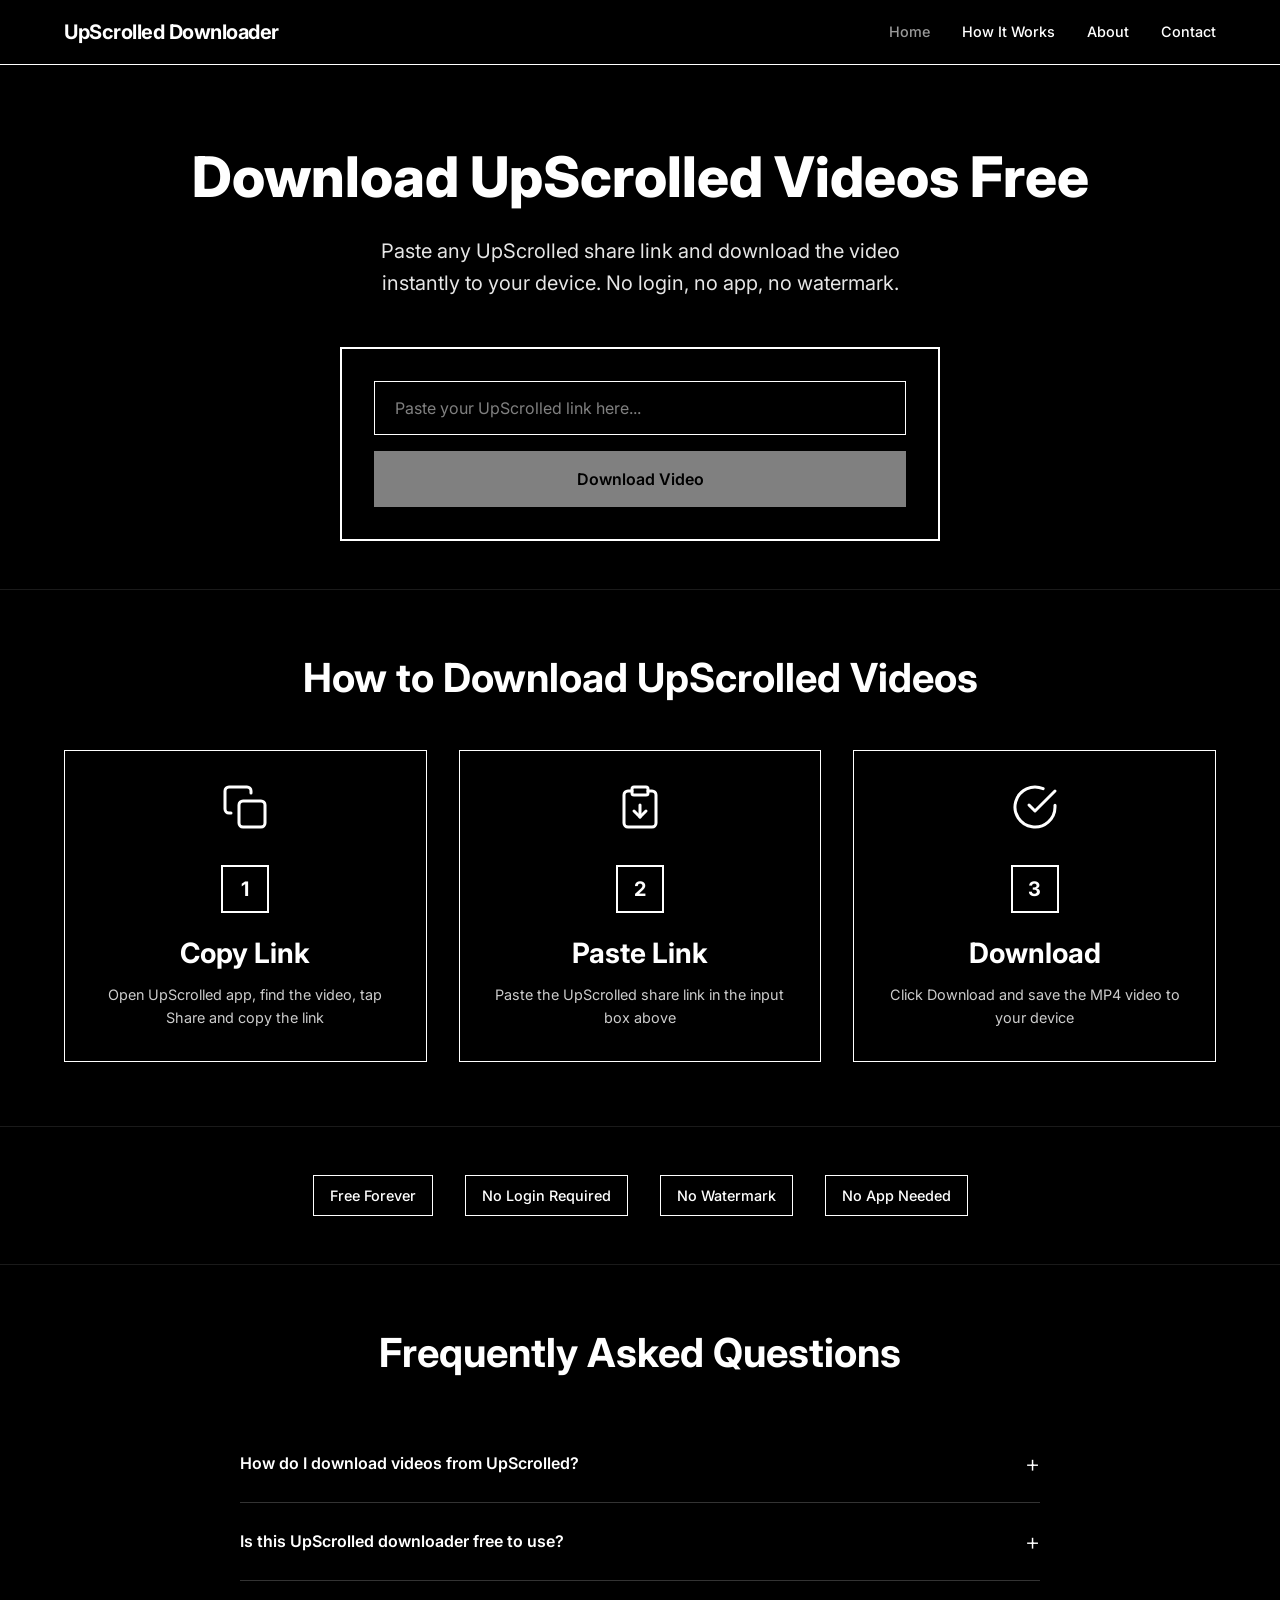
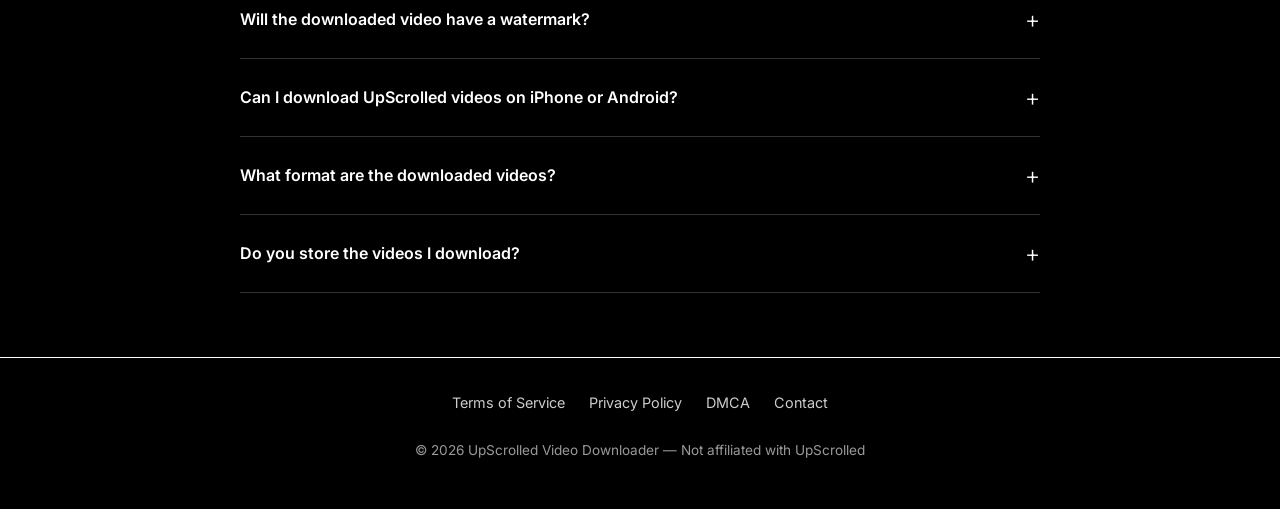
<file: frontend/index.html>
<!DOCTYPE html>
<html lang="en">
<head>
    <meta charset="UTF-8">
    <meta name="viewport" content="width=device-width, initial-scale=1.0">
    <meta http-equiv="X-UA-Compatible" content="IE=edge">
    
    <!-- Primary Meta Tags -->
    <title>UpScrolled Video Downloader - Download UpScrolled Videos Free | No Watermark</title>
    <meta name="title" content="UpScrolled Video Downloader - Download UpScrolled Videos Free | No Watermark">
    <meta name="description" content="Download UpScrolled videos free online. Paste any UpScrolled share link and save videos to MP4. No login, no app, no watermark. Fast and easy video saver.">
    <meta name="keywords" content="upscrolled video download, download upscrolled videos, upscrolled downloader, save upscrolled video, upscrolled video saver, upscrolled mp4 download, download upscrolled without watermark, upscrolled share link download, free upscrolled downloader">
    <meta name="robots" content="index, follow">
    <meta name="author" content="UpScrolled Video Downloader">
    <link rel="canonical" href="https://upscrolleddownload.com/">
    
    <!-- Open Graph / Facebook -->
    <meta property="og:type" content="website">
    <meta property="og:url" content="https://upscrolleddownload.com/">
    <meta property="og:title" content="UpScrolled Video Downloader - Download UpScrolled Videos Free">
    <meta property="og:description" content="Download UpScrolled videos free online. Paste any share link and save videos to MP4. No login, no watermark.">
    <meta property="og:image" content="https://upscrolleddownload.com/og-image.png">
    <meta property="og:site_name" content="UpScrolled Video Downloader">
    
    <!-- Twitter -->
    <meta property="twitter:card" content="summary_large_image">
    <meta property="twitter:url" content="https://upscrolleddownload.com/">
    <meta property="twitter:title" content="UpScrolled Video Downloader - Download UpScrolled Videos Free">
    <meta property="twitter:description" content="Download UpScrolled videos free online. Paste any share link and save videos to MP4. No login, no watermark.">
    <meta property="twitter:image" content="https://upscrolleddownload.com/og-image.png">
    
    <!-- Favicon -->
    <link rel="icon" type="image/png" href="favicon.png">
    <link rel="apple-touch-icon" href="apple-touch-icon.png">
    
    <!-- PWA -->
    <link rel="manifest" href="manifest.json">
    <meta name="theme-color" content="#000000">
    
    <!-- Stylesheet -->
    <link rel="stylesheet" href="style.css">
    
    <!-- Schema.org Markup -->
    <script type="application/ld+json">
    {
        "@context": "https://schema.org",
        "@type": "WebApplication",
        "name": "UpScrolled Video Downloader",
        "description": "Download UpScrolled videos free online. Paste any share link and save videos to MP4 without watermark.",
        "url": "https://upscrolleddownload.com",
        "applicationCategory": "MultimediaApplication",
        "operatingSystem": "Any",
        "offers": {
            "@type": "Offer",
            "price": "0",
            "priceCurrency": "USD"
        },
        "featureList": [
            "Download UpScrolled videos",
            "No watermark",
            "No login required",
            "Free to use",
            "MP4 format"
        ]
    }
    </script>
</head>
<body>
    <!-- Navigation -->
    <nav class="navbar" id="navbar"></nav>

    <!-- Main Content -->
    <main>
        <!-- Hero Section -->
        <section class="hero">
            <div class="container">
                <h1>Download UpScrolled Videos Free</h1>
                <p class="hero-subtitle">Paste any UpScrolled share link and download the video instantly to your device. No login, no app, no watermark.</p>
                
                <!-- Download Form -->
                <div class="download-form">
                    <form id="downloadForm" class="input-group">
                        <input 
                            type="url" 
                            id="videoUrl" 
                            class="input-field" 
                            placeholder="Paste your UpScrolled link here..."
                            autocomplete="off"
                            required
                            aria-label="UpScrolled video URL"
                        >
                        <button type="submit" id="downloadBtn" class="btn btn-primary btn-block" disabled>
                            Download Video
                        </button>
                    </form>
                    
                    <!-- Progress Bar -->
                    <div class="progress-container" id="progressContainer">
                        <div class="progress-bar">
                            <div class="progress-bar-fill"></div>
                        </div>
                        <p class="progress-text">Processing your video...</p>
                    </div>
                    
                    <!-- Success Message -->
                    <div class="status-message success" id="successMessage">
                        <p><strong>Your video is ready!</strong></p>
                        <button type="button" id="downloadMp4Btn" class="btn btn-primary">Download MP4</button>
                        <button type="button" id="resetBtn" class="btn btn-outline mt-2">Download Another Video</button>
                    </div>
                    
                    <!-- Error Message -->
                    <div class="status-message error" id="errorMessage">
                        <p id="errorText">Invalid link. Please check and try again.</p>
                        <button type="button" id="tryAgainBtn" class="btn btn-outline">Try Again</button>
                    </div>
                </div>
            </div>
        </section>

        <!-- How It Works Section -->
        <section class="how-it-works" id="how-it-works">
            <div class="container">
                <h2 class="section-title">How to Download UpScrolled Videos</h2>
                <div class="steps-grid">
                    <div class="step-card">
                        <div class="step-icon">
                            <svg xmlns="http://www.w3.org/2000/svg" width="48" height="48" viewBox="0 0 24 24" fill="none" stroke="currentColor" stroke-width="1.5" stroke-linecap="round" stroke-linejoin="round"><rect x="9" y="9" width="13" height="13" rx="2" ry="2"/><path d="M5 15H4a2 2 0 0 1-2-2V4a2 2 0 0 1 2-2h9a2 2 0 0 1 2 2v1"/></svg>
                        </div>
                        <div class="step-number">1</div>
                        <h3>Copy Link</h3>
                        <p>Open UpScrolled app, find the video, tap Share and copy the link</p>
                    </div>
                    <div class="step-card">
                        <div class="step-icon">
                            <svg xmlns="http://www.w3.org/2000/svg" width="48" height="48" viewBox="0 0 24 24" fill="none" stroke="currentColor" stroke-width="1.5" stroke-linecap="round" stroke-linejoin="round"><path d="M16 4h2a2 2 0 0 1 2 2v14a2 2 0 0 1-2 2H6a2 2 0 0 1-2-2V6a2 2 0 0 1 2-2h2"/><rect x="8" y="2" width="8" height="4" rx="1" ry="1"/><path d="M12 11v6"/><path d="m9 14 3 3 3-3"/></svg>
                        </div>
                        <div class="step-number">2</div>
                        <h3>Paste Link</h3>
                        <p>Paste the UpScrolled share link in the input box above</p>
                    </div>
                    <div class="step-card">
                        <div class="step-icon">
                            <svg xmlns="http://www.w3.org/2000/svg" width="48" height="48" viewBox="0 0 24 24" fill="none" stroke="currentColor" stroke-width="1.5" stroke-linecap="round" stroke-linejoin="round"><path d="M22 11.08V12a10 10 0 1 1-5.93-9.14"/><polyline points="22 4 12 14.01 9 11.01"/></svg>
                        </div>
                        <div class="step-number">3</div>
                        <h3>Download</h3>
                        <p>Click Download and save the MP4 video to your device</p>
                    </div>
                </div>
            </div>
        </section>

        <!-- Trust Section -->
        <section class="trust-section">
            <div class="container">
                <div class="trust-badges">
                    <span class="trust-badge">Free Forever</span>
                    <span class="trust-badge">No Login Required</span>
                    <span class="trust-badge">No Watermark</span>
                    <span class="trust-badge">No App Needed</span>
                </div>
            </div>
        </section>

        <!-- FAQ Section -->
        <section class="faq-section" id="faq">
            <div class="container">
                <h2 class="section-title">Frequently Asked Questions</h2>
                <div class="faq-list">
                    <div class="faq-item">
                        <button class="faq-question" aria-expanded="false">
                            <span>How do I download videos from UpScrolled?</span>
                            <span class="faq-icon">+</span>
                        </button>
                        <div class="faq-answer">
                            <p>Simply copy the share link from the UpScrolled app, paste it in the input box above, and click Download. Your video will be converted to MP4 and ready to save in seconds.</p>
                        </div>
                    </div>
                    <div class="faq-item">
                        <button class="faq-question" aria-expanded="false">
                            <span>Is this UpScrolled downloader free to use?</span>
                            <span class="faq-icon">+</span>
                        </button>
                        <div class="faq-answer">
                            <p>Yes, our UpScrolled video downloader is completely free. No hidden fees, no subscriptions, no limits on downloads.</p>
                        </div>
                    </div>
                    <div class="faq-item">
                        <button class="faq-question" aria-expanded="false">
                            <span>Will the downloaded video have a watermark?</span>
                            <span class="faq-icon">+</span>
                        </button>
                        <div class="faq-answer">
                            <p>No, videos downloaded using our tool come without any additional watermarks. You get the original video quality as uploaded by the creator.</p>
                        </div>
                    </div>
                    <div class="faq-item">
                        <button class="faq-question" aria-expanded="false">
                            <span>Can I download UpScrolled videos on iPhone or Android?</span>
                            <span class="faq-icon">+</span>
                        </button>
                        <div class="faq-answer">
                            <p>Yes! Our website works on all devices including iPhone, Android, iPad, and desktop computers. Just open this page in your browser, paste the link, and download.</p>
                        </div>
                    </div>
                    <div class="faq-item">
                        <button class="faq-question" aria-expanded="false">
                            <span>What format are the downloaded videos?</span>
                            <span class="faq-icon">+</span>
                        </button>
                        <div class="faq-answer">
                            <p>All videos are downloaded in MP4 format, which is compatible with virtually all devices and video players.</p>
                        </div>
                    </div>
                    <div class="faq-item">
                        <button class="faq-question" aria-expanded="false">
                            <span>Do you store the videos I download?</span>
                            <span class="faq-icon">+</span>
                        </button>
                        <div class="faq-answer">
                            <p>No, we do not store any videos. All processing happens in real-time and temporary files are deleted immediately after your download completes. Your privacy is our priority.</p>
                        </div>
                    </div>
                </div>
            </div>
        </section>
    </main>

    <!-- Footer -->
    <footer class="footer" id="footer"></footer>

    <!-- Scripts -->
    <script src="nav.js"></script>
    <script src="app.js"></script>
    
    <!-- Service Worker Registration -->
    <script>
        if ('serviceWorker' in navigator) {
            window.addEventListener('load', () => {
                navigator.serviceWorker.register('/sw.js').catch(() => {});
            });
        }
    </script>
</body>
</html>
</file>
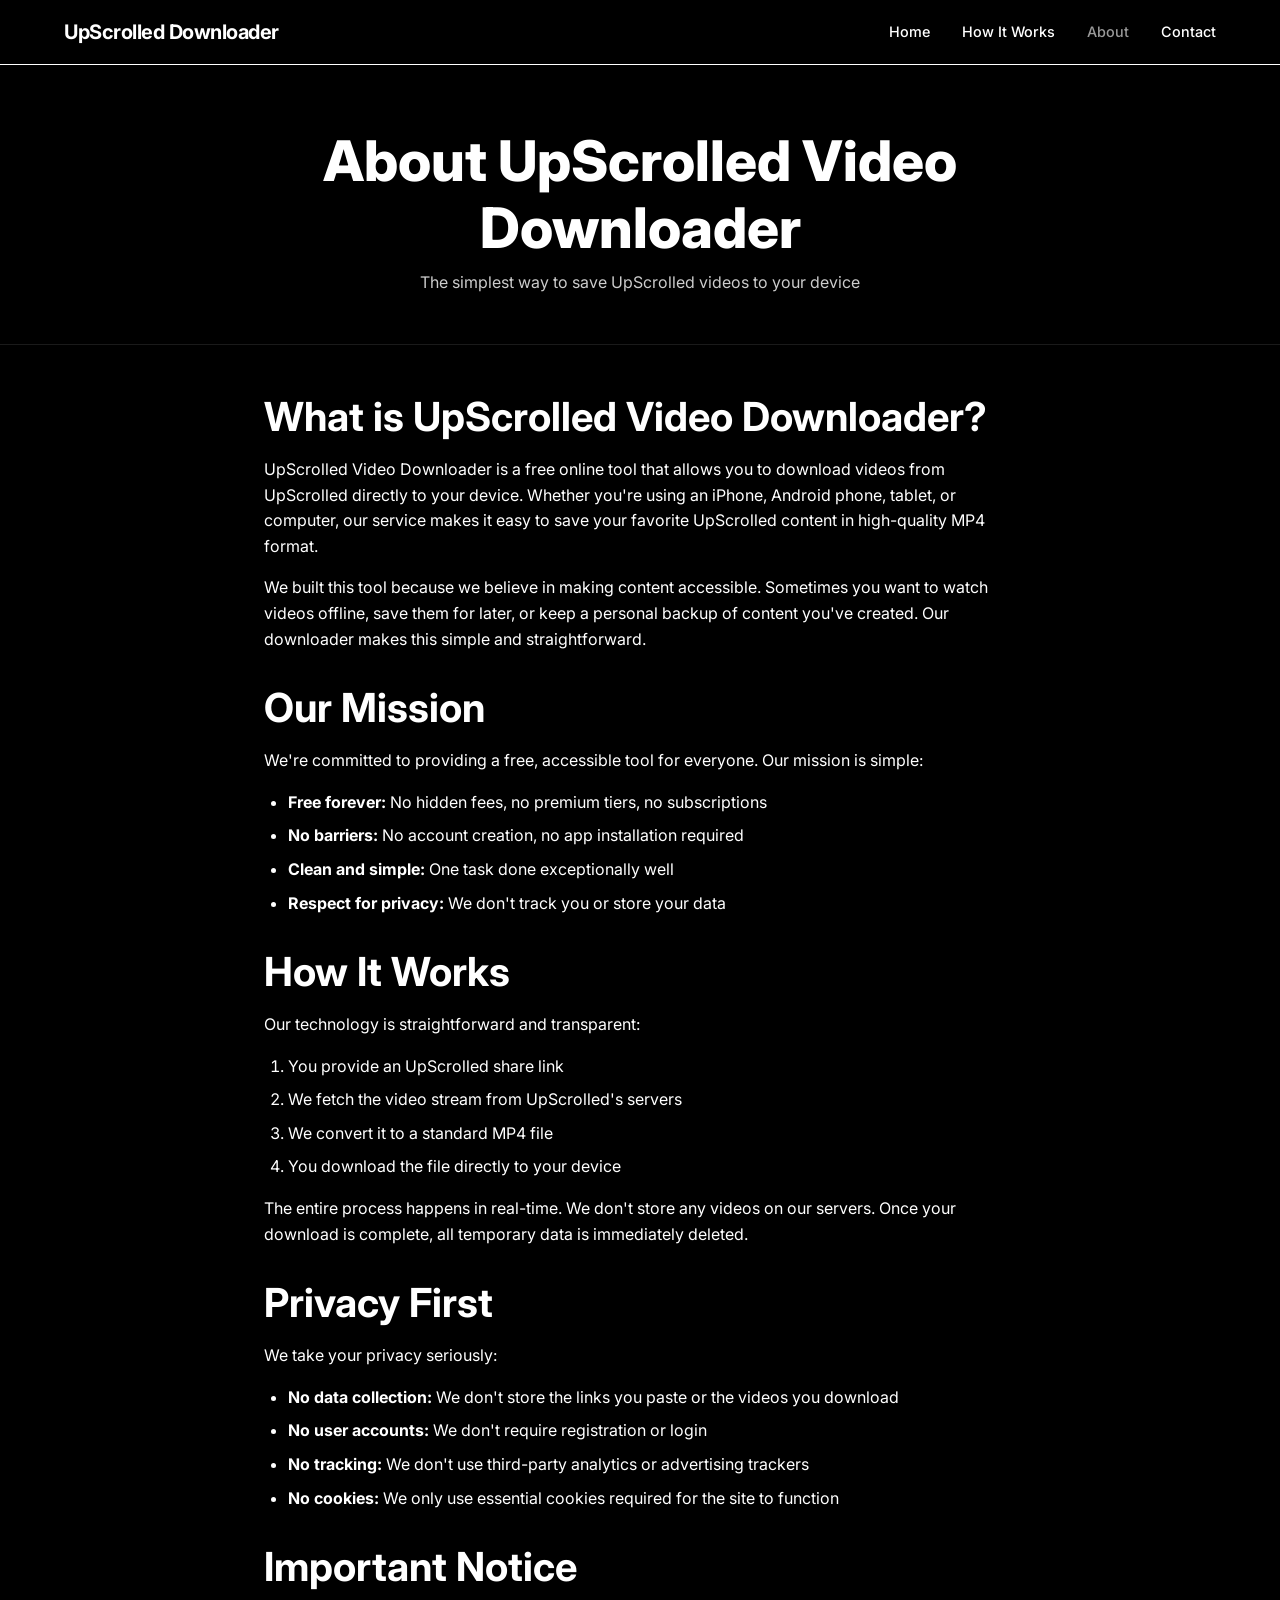
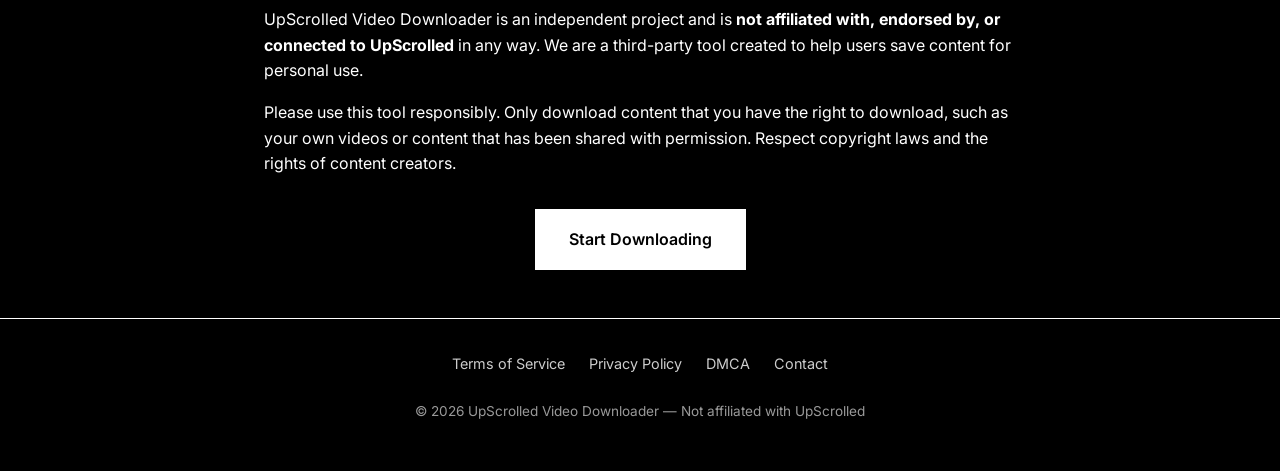
<file: frontend/about.html>
<!DOCTYPE html>
<html lang="en">
<head>
    <meta charset="UTF-8">
    <meta name="viewport" content="width=device-width, initial-scale=1.0">
    <meta http-equiv="X-UA-Compatible" content="IE=edge">
    
    <!-- Primary Meta Tags -->
    <title>About UpScrolled Video Downloader - Free Online Video Saver Tool</title>
    <meta name="title" content="About UpScrolled Video Downloader - Free Online Video Saver Tool">
    <meta name="description" content="UpScrolled Video Downloader is a free online tool to download and save UpScrolled videos. No login, no watermark, no tracking. Privacy-focused and easy to use.">
    <meta name="keywords" content="upscrolled downloader, upscrolled video saver, free upscrolled downloader, upscrolled content downloader, about upscrolled downloader">
    <meta name="robots" content="index, follow">
    <meta name="author" content="UpScrolled Video Downloader">
    <link rel="canonical" href="https://upscrolleddownload.com/about.html">
    
    <!-- Open Graph / Facebook -->
    <meta property="og:type" content="website">
    <meta property="og:url" content="https://upscrolleddownload.com/about.html">
    <meta property="og:title" content="About UpScrolled Video Downloader - Free Online Video Saver Tool">
    <meta property="og:description" content="UpScrolled Video Downloader is a free online tool to download and save UpScrolled videos. No login, no watermark, no tracking.">
    <meta property="og:image" content="https://upscrolleddownload.com/og-image.png">
    <meta property="og:site_name" content="UpScrolled Video Downloader">
    
    <!-- Twitter -->
    <meta property="twitter:card" content="summary_large_image">
    <meta property="twitter:url" content="https://upscrolleddownload.com/about.html">
    <meta property="twitter:title" content="About UpScrolled Video Downloader - Free Online Video Saver Tool">
    <meta property="twitter:description" content="UpScrolled Video Downloader is a free online tool to download and save UpScrolled videos. No login, no watermark, no tracking.">
    <meta property="twitter:image" content="https://upscrolleddownload.com/og-image.png">
    
    <!-- Favicon -->
    <link rel="icon" type="image/png" href="favicon.png">
    <link rel="apple-touch-icon" href="apple-touch-icon.png">
    
    <!-- PWA -->
    <link rel="manifest" href="manifest.json">
    <meta name="theme-color" content="#000000">
    
    <!-- Stylesheet -->
    <link rel="stylesheet" href="style.css">
</head>
<body>
    <!-- Navigation -->
    <nav class="navbar" id="navbar"></nav>

    <!-- Main Content -->
    <main>
        <!-- Page Header -->
        <section class="page-header">
            <div class="container container-narrow">
                <h1>About UpScrolled Video Downloader</h1>
                <p>The simplest way to save UpScrolled videos to your device</p>
            </div>
        </section>

        <!-- Content Section -->
        <section class="content-section">
            <div class="container container-narrow">
                <h2>What is UpScrolled Video Downloader?</h2>
                <p>UpScrolled Video Downloader is a free online tool that allows you to download videos from UpScrolled directly to your device. Whether you're using an iPhone, Android phone, tablet, or computer, our service makes it easy to save your favorite UpScrolled content in high-quality MP4 format.</p>
                <p>We built this tool because we believe in making content accessible. Sometimes you want to watch videos offline, save them for later, or keep a personal backup of content you've created. Our downloader makes this simple and straightforward.</p>

                <h2>Our Mission</h2>
                <p>We're committed to providing a free, accessible tool for everyone. Our mission is simple:</p>
                <ul>
                    <li><strong>Free forever:</strong> No hidden fees, no premium tiers, no subscriptions</li>
                    <li><strong>No barriers:</strong> No account creation, no app installation required</li>
                    <li><strong>Clean and simple:</strong> One task done exceptionally well</li>
                    <li><strong>Respect for privacy:</strong> We don't track you or store your data</li>
                </ul>

                <h2>How It Works</h2>
                <p>Our technology is straightforward and transparent:</p>
                <ol>
                    <li>You provide an UpScrolled share link</li>
                    <li>We fetch the video stream from UpScrolled's servers</li>
                    <li>We convert it to a standard MP4 file</li>
                    <li>You download the file directly to your device</li>
                </ol>
                <p>The entire process happens in real-time. We don't store any videos on our servers. Once your download is complete, all temporary data is immediately deleted.</p>

                <h2>Privacy First</h2>
                <p>We take your privacy seriously:</p>
                <ul>
                    <li><strong>No data collection:</strong> We don't store the links you paste or the videos you download</li>
                    <li><strong>No user accounts:</strong> We don't require registration or login</li>
                    <li><strong>No tracking:</strong> We don't use third-party analytics or advertising trackers</li>
                    <li><strong>No cookies:</strong> We only use essential cookies required for the site to function</li>
                </ul>

                <h2>Important Notice</h2>
                <p>UpScrolled Video Downloader is an independent project and is <strong>not affiliated with, endorsed by, or connected to UpScrolled</strong> in any way. We are a third-party tool created to help users save content for personal use.</p>
                <p>Please use this tool responsibly. Only download content that you have the right to download, such as your own videos or content that has been shared with permission. Respect copyright laws and the rights of content creators.</p>

                <div class="text-center mt-4">
                    <a href="/" class="btn btn-primary">Start Downloading</a>
                </div>
            </div>
        </section>
    </main>

    <!-- Footer -->
    <footer class="footer" id="footer"></footer>

    <!-- Scripts -->
    <script src="nav.js"></script>
    <script src="app.js"></script>
</body>
</html>
</file>
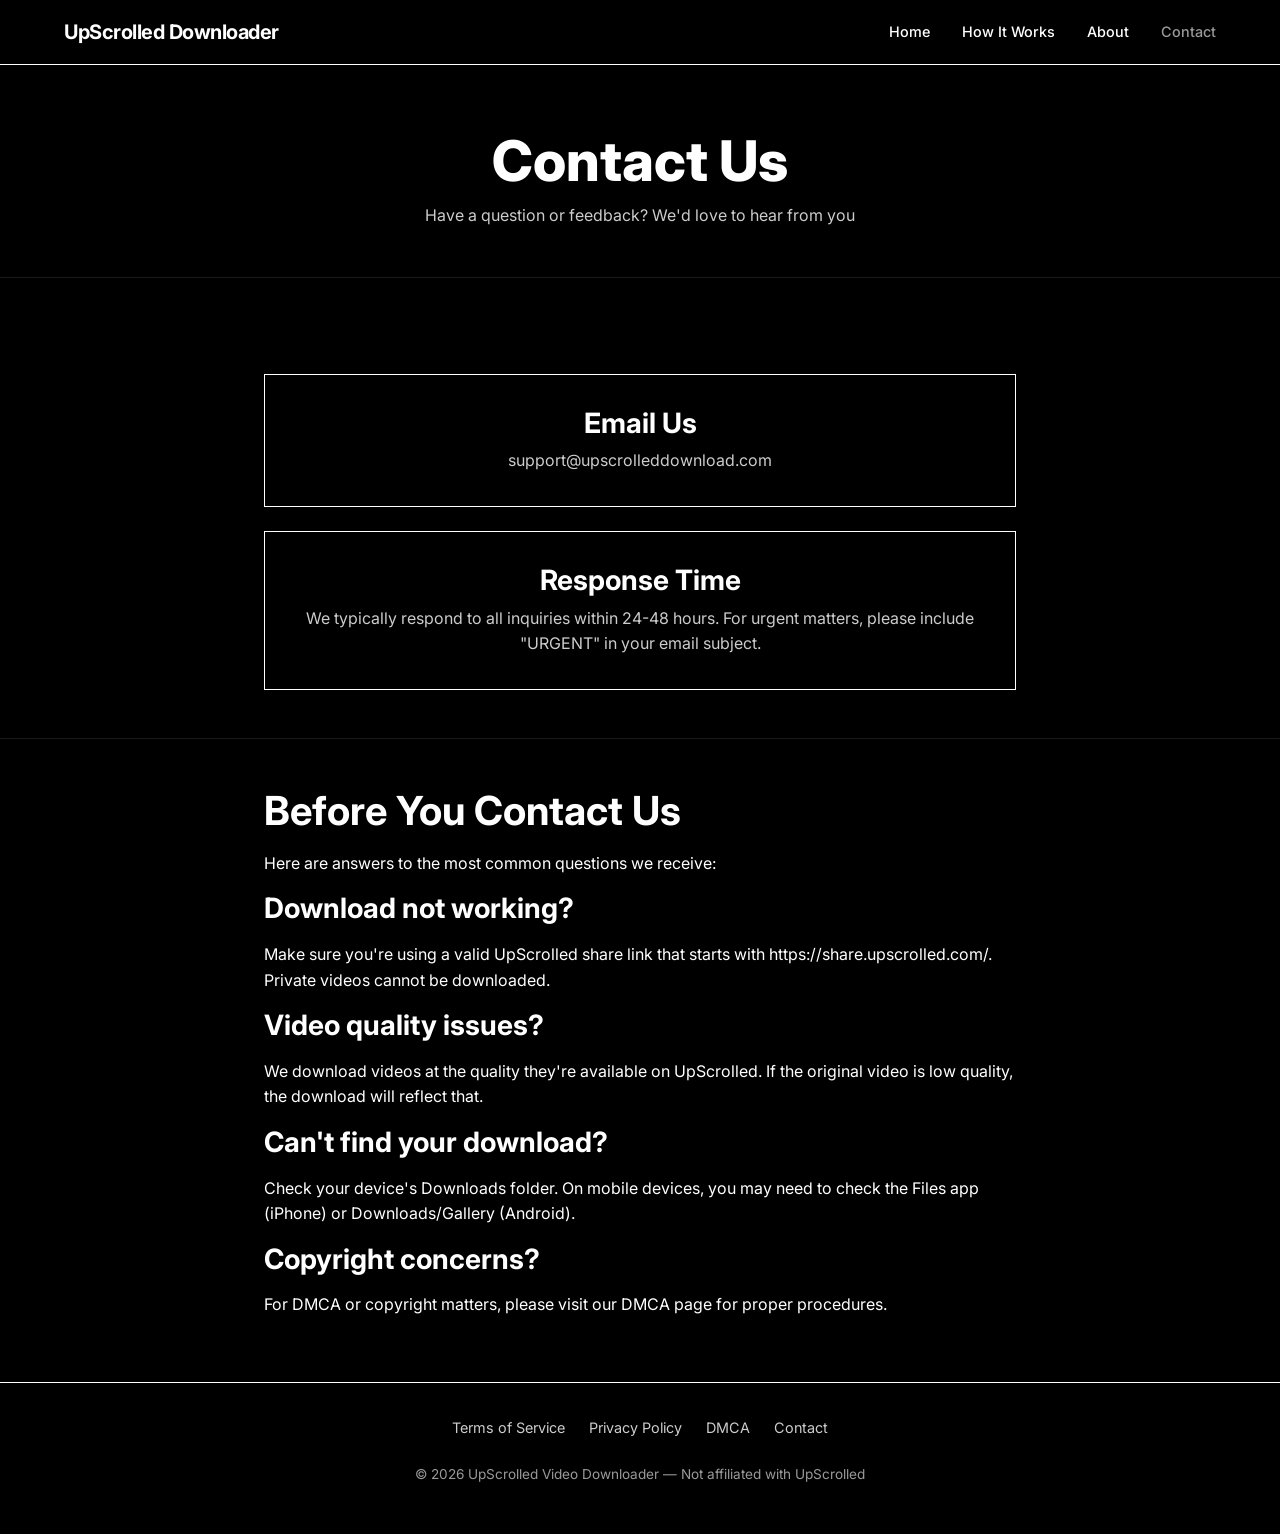
<file: frontend/contact.html>
<!DOCTYPE html>
<html lang="en">
<head>
    <meta charset="UTF-8">
    <meta name="viewport" content="width=device-width, initial-scale=1.0">
    <meta http-equiv="X-UA-Compatible" content="IE=edge">
    
    <!-- Primary Meta Tags -->
    <title>Contact Us - UpScrolled Video Downloader Support</title>
    <meta name="title" content="Contact Us - UpScrolled Video Downloader Support">
    <meta name="description" content="Contact the UpScrolled Video Downloader team for support, questions, or feedback. We're here to help with any issues you may have.">
    <meta name="keywords" content="upscrolled downloader contact, upscrolled downloader support, contact upscrolled video downloader">
    <meta name="robots" content="index, follow">
    <meta name="author" content="UpScrolled Video Downloader">
    <link rel="canonical" href="https://upscrolleddownload.com/contact.html">
    
    <!-- Open Graph / Facebook -->
    <meta property="og:type" content="website">
    <meta property="og:url" content="https://upscrolleddownload.com/contact.html">
    <meta property="og:title" content="Contact Us - UpScrolled Video Downloader Support">
    <meta property="og:description" content="Contact the UpScrolled Video Downloader team for support, questions, or feedback.">
    <meta property="og:image" content="https://upscrolleddownload.com/og-image.png">
    <meta property="og:site_name" content="UpScrolled Video Downloader">
    
    <!-- Twitter -->
    <meta property="twitter:card" content="summary_large_image">
    <meta property="twitter:url" content="https://upscrolleddownload.com/contact.html">
    <meta property="twitter:title" content="Contact Us - UpScrolled Video Downloader Support">
    <meta property="twitter:description" content="Contact the UpScrolled Video Downloader team for support, questions, or feedback.">
    <meta property="twitter:image" content="https://upscrolleddownload.com/og-image.png">
    
    <!-- Favicon -->
    <link rel="icon" type="image/png" href="favicon.png">
    <link rel="apple-touch-icon" href="apple-touch-icon.png">
    
    <!-- PWA -->
    <link rel="manifest" href="manifest.json">
    <meta name="theme-color" content="#000000">
    
    <!-- Stylesheet -->
    <link rel="stylesheet" href="style.css">
</head>
<body>
    <!-- Navigation -->
    <nav class="navbar" id="navbar"></nav>

    <!-- Main Content -->
    <main>
        <!-- Page Header -->
        <section class="page-header">
            <div class="container container-narrow">
                <h1>Contact Us</h1>
                <p>Have a question or feedback? We'd love to hear from you</p>
            </div>
        </section>

        <!-- Contact Section -->
        <section class="content-section">
            <div class="container container-narrow">
                <div class="contact-info">
                    <h3>Email Us</h3>
                    <p>support@upscrolleddownload.com</p>
                </div>

                <div class="contact-info mt-3">
                    <h3>Response Time</h3>
                    <p>We typically respond to all inquiries within 24-48 hours. For urgent matters, please include "URGENT" in your email subject.</p>
                </div>
            </div>
        </section>

        <!-- Common Questions Section -->
        <section class="content-section" style="border-top: 1px solid rgba(255,255,255,0.1);">
            <div class="container container-narrow">
                <h2>Before You Contact Us</h2>
                <p>Here are answers to the most common questions we receive:</p>
                
                <h3>Download not working?</h3>
                <p>Make sure you're using a valid UpScrolled share link that starts with https://share.upscrolled.com/. Private videos cannot be downloaded.</p>
                
                <h3>Video quality issues?</h3>
                <p>We download videos at the quality they're available on UpScrolled. If the original video is low quality, the download will reflect that.</p>
                
                <h3>Can't find your download?</h3>
                <p>Check your device's Downloads folder. On mobile devices, you may need to check the Files app (iPhone) or Downloads/Gallery (Android).</p>
                
                <h3>Copyright concerns?</h3>
                <p>For DMCA or copyright matters, please visit our <a href="dmca.html">DMCA page</a> for proper procedures.</p>
            </div>
        </section>
    </main>

    <!-- Footer -->
    <footer class="footer" id="footer"></footer>

    <!-- Scripts -->
    <script src="nav.js"></script>
    <script src="app.js"></script>
</body>
</html>
</file>
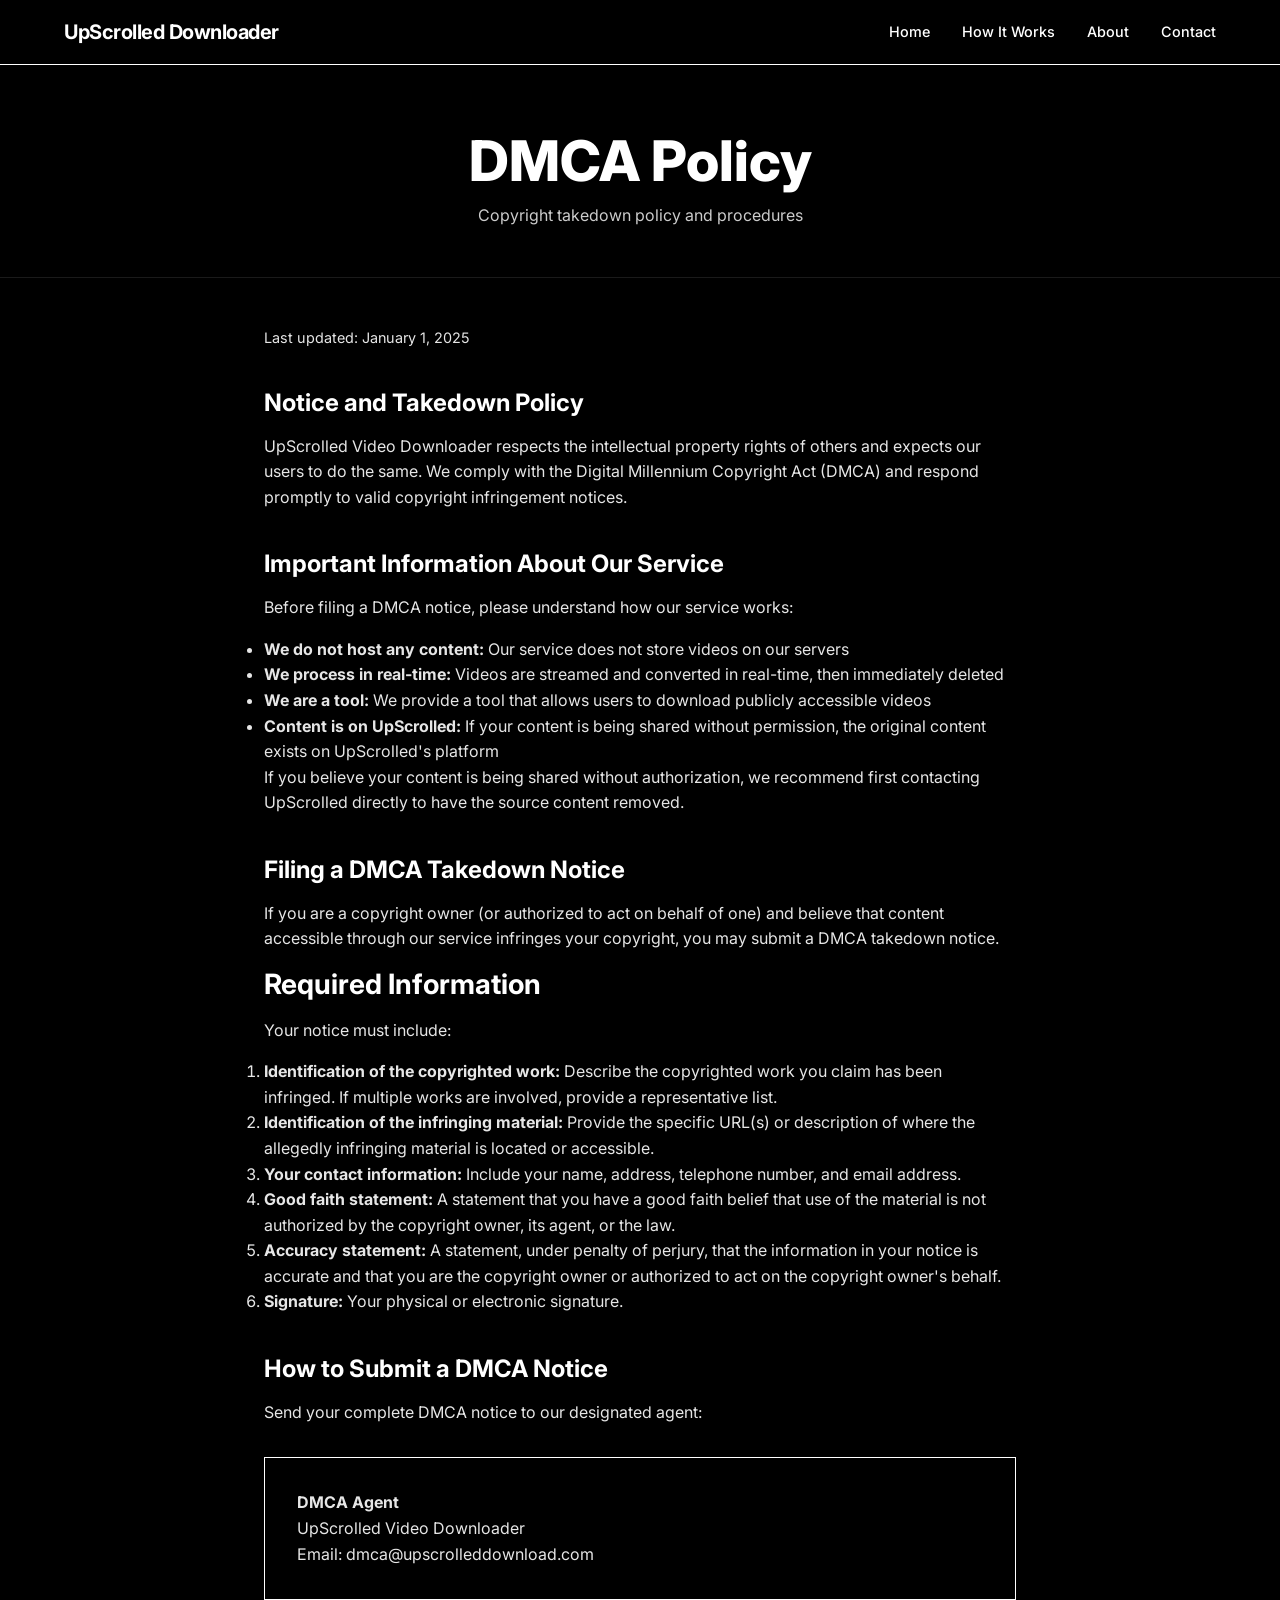
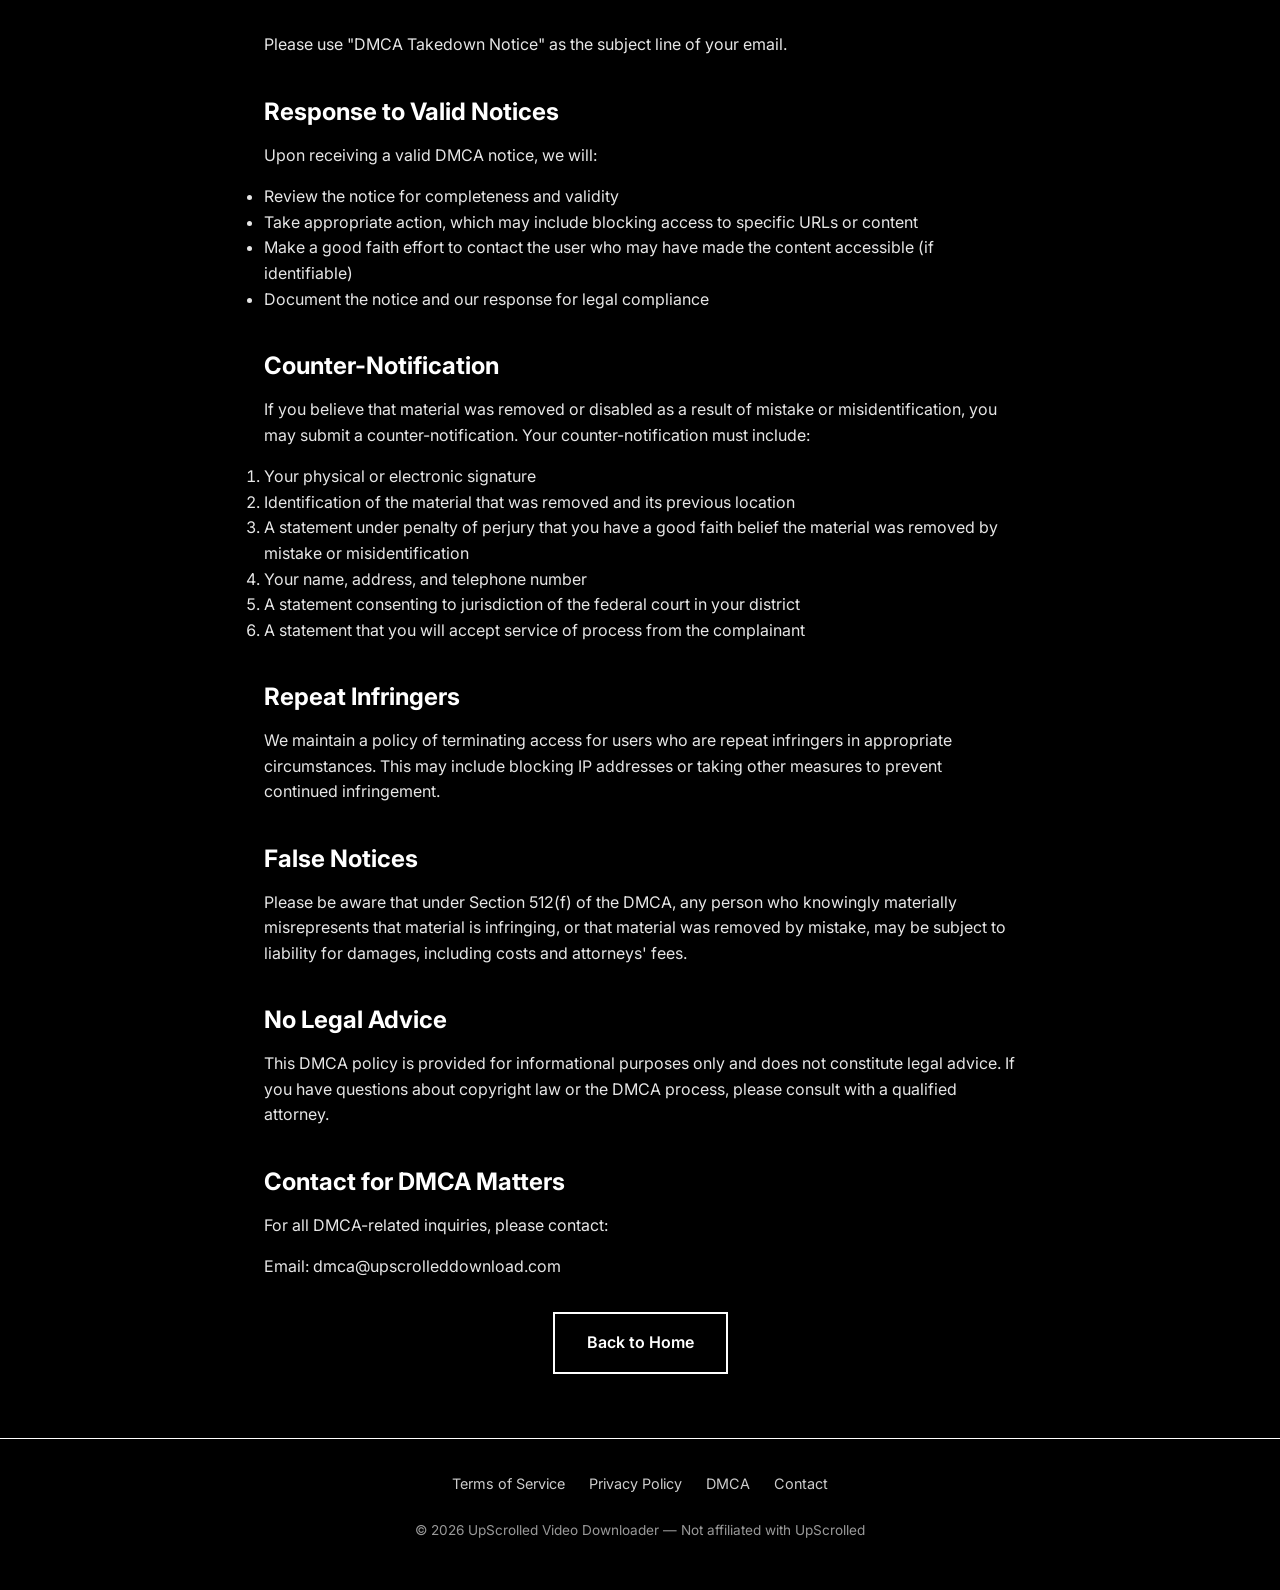
<file: frontend/dmca.html>
<!DOCTYPE html>
<html lang="en">
<head>
    <meta charset="UTF-8">
    <meta name="viewport" content="width=device-width, initial-scale=1.0">
    <meta http-equiv="X-UA-Compatible" content="IE=edge">
    
    <!-- Primary Meta Tags -->
    <title>DMCA Policy - UpScrolled Video Downloader</title>
    <meta name="title" content="DMCA Policy - UpScrolled Video Downloader">
    <meta name="description" content="DMCA Policy and copyright takedown procedures for UpScrolled Video Downloader. Learn how to submit copyright complaints and takedown requests.">
    <meta name="keywords" content="upscrolled downloader dmca, upscrolled downloader copyright, video downloader dmca policy">
    <meta name="robots" content="index, follow">
    <meta name="author" content="UpScrolled Video Downloader">
    <link rel="canonical" href="https://upscrolleddownload.com/dmca.html">
    
    <!-- Open Graph / Facebook -->
    <meta property="og:type" content="website">
    <meta property="og:url" content="https://upscrolleddownload.com/dmca.html">
    <meta property="og:title" content="DMCA Policy - UpScrolled Video Downloader">
    <meta property="og:description" content="DMCA Policy and copyright takedown procedures for UpScrolled Video Downloader.">
    <meta property="og:image" content="https://upscrolleddownload.com/og-image.png">
    <meta property="og:site_name" content="UpScrolled Video Downloader">
    
    <!-- Twitter -->
    <meta property="twitter:card" content="summary_large_image">
    <meta property="twitter:url" content="https://upscrolleddownload.com/dmca.html">
    <meta property="twitter:title" content="DMCA Policy - UpScrolled Video Downloader">
    <meta property="twitter:description" content="DMCA Policy and copyright takedown procedures for UpScrolled Video Downloader.">
    <meta property="twitter:image" content="https://upscrolleddownload.com/og-image.png">
    
    <!-- Favicon -->
    <link rel="icon" type="image/png" href="favicon.png">
    <link rel="apple-touch-icon" href="apple-touch-icon.png">
    
    <!-- PWA -->
    <link rel="manifest" href="manifest.json">
    <meta name="theme-color" content="#000000">
    
    <!-- Stylesheet -->
    <link rel="stylesheet" href="style.css">
</head>
<body>
    <!-- Navigation -->
    <nav class="navbar" id="navbar"></nav>

    <!-- Main Content -->
    <main>
        <!-- Page Header -->
        <section class="page-header">
            <div class="container container-narrow">
                <h1>DMCA Policy</h1>
                <p>Copyright takedown policy and procedures</p>
            </div>
        </section>

        <!-- Legal Content -->
        <section class="legal-content">
            <div class="container container-narrow">
                <p class="last-updated">Last updated: January 1, 2025</p>

                <h2>Notice and Takedown Policy</h2>
                <p>UpScrolled Video Downloader respects the intellectual property rights of others and expects our users to do the same. We comply with the Digital Millennium Copyright Act (DMCA) and respond promptly to valid copyright infringement notices.</p>

                <h2>Important Information About Our Service</h2>
                <p>Before filing a DMCA notice, please understand how our service works:</p>
                <ul>
                    <li><strong>We do not host any content:</strong> Our service does not store videos on our servers</li>
                    <li><strong>We process in real-time:</strong> Videos are streamed and converted in real-time, then immediately deleted</li>
                    <li><strong>We are a tool:</strong> We provide a tool that allows users to download publicly accessible videos</li>
                    <li><strong>Content is on UpScrolled:</strong> If your content is being shared without permission, the original content exists on UpScrolled's platform</li>
                </ul>
                <p>If you believe your content is being shared without authorization, we recommend first contacting UpScrolled directly to have the source content removed.</p>

                <h2>Filing a DMCA Takedown Notice</h2>
                <p>If you are a copyright owner (or authorized to act on behalf of one) and believe that content accessible through our service infringes your copyright, you may submit a DMCA takedown notice.</p>
                
                <h3>Required Information</h3>
                <p>Your notice must include:</p>
                <ol>
                    <li><strong>Identification of the copyrighted work:</strong> Describe the copyrighted work you claim has been infringed. If multiple works are involved, provide a representative list.</li>
                    <li><strong>Identification of the infringing material:</strong> Provide the specific URL(s) or description of where the allegedly infringing material is located or accessible.</li>
                    <li><strong>Your contact information:</strong> Include your name, address, telephone number, and email address.</li>
                    <li><strong>Good faith statement:</strong> A statement that you have a good faith belief that use of the material is not authorized by the copyright owner, its agent, or the law.</li>
                    <li><strong>Accuracy statement:</strong> A statement, under penalty of perjury, that the information in your notice is accurate and that you are the copyright owner or authorized to act on the copyright owner's behalf.</li>
                    <li><strong>Signature:</strong> Your physical or electronic signature.</li>
                </ol>

                <h2>How to Submit a DMCA Notice</h2>
                <p>Send your complete DMCA notice to our designated agent:</p>
                <div class="contact-info" style="text-align: left; margin: 2rem 0;">
                    <p><strong>DMCA Agent</strong></p>
                    <p>UpScrolled Video Downloader</p>
                    <p>Email: dmca@upscrolleddownload.com</p>
                </div>
                <p>Please use "DMCA Takedown Notice" as the subject line of your email.</p>

                <h2>Response to Valid Notices</h2>
                <p>Upon receiving a valid DMCA notice, we will:</p>
                <ul>
                    <li>Review the notice for completeness and validity</li>
                    <li>Take appropriate action, which may include blocking access to specific URLs or content</li>
                    <li>Make a good faith effort to contact the user who may have made the content accessible (if identifiable)</li>
                    <li>Document the notice and our response for legal compliance</li>
                </ul>

                <h2>Counter-Notification</h2>
                <p>If you believe that material was removed or disabled as a result of mistake or misidentification, you may submit a counter-notification. Your counter-notification must include:</p>
                <ol>
                    <li>Your physical or electronic signature</li>
                    <li>Identification of the material that was removed and its previous location</li>
                    <li>A statement under penalty of perjury that you have a good faith belief the material was removed by mistake or misidentification</li>
                    <li>Your name, address, and telephone number</li>
                    <li>A statement consenting to jurisdiction of the federal court in your district</li>
                    <li>A statement that you will accept service of process from the complainant</li>
                </ol>

                <h2>Repeat Infringers</h2>
                <p>We maintain a policy of terminating access for users who are repeat infringers in appropriate circumstances. This may include blocking IP addresses or taking other measures to prevent continued infringement.</p>

                <h2>False Notices</h2>
                <p>Please be aware that under Section 512(f) of the DMCA, any person who knowingly materially misrepresents that material is infringing, or that material was removed by mistake, may be subject to liability for damages, including costs and attorneys' fees.</p>

                <h2>No Legal Advice</h2>
                <p>This DMCA policy is provided for informational purposes only and does not constitute legal advice. If you have questions about copyright law or the DMCA process, please consult with a qualified attorney.</p>

                <h2>Contact for DMCA Matters</h2>
                <p>For all DMCA-related inquiries, please contact:</p>
                <p>Email: dmca@upscrolleddownload.com</p>

                <div class="text-center mt-4">
                    <a href="/" class="btn btn-outline">Back to Home</a>
                </div>
            </div>
        </section>
    </main>

    <!-- Footer -->
    <footer class="footer" id="footer"></footer>

    <!-- Scripts -->
    <script src="nav.js"></script>
    <script src="app.js"></script>
</body>
</html>
</file>
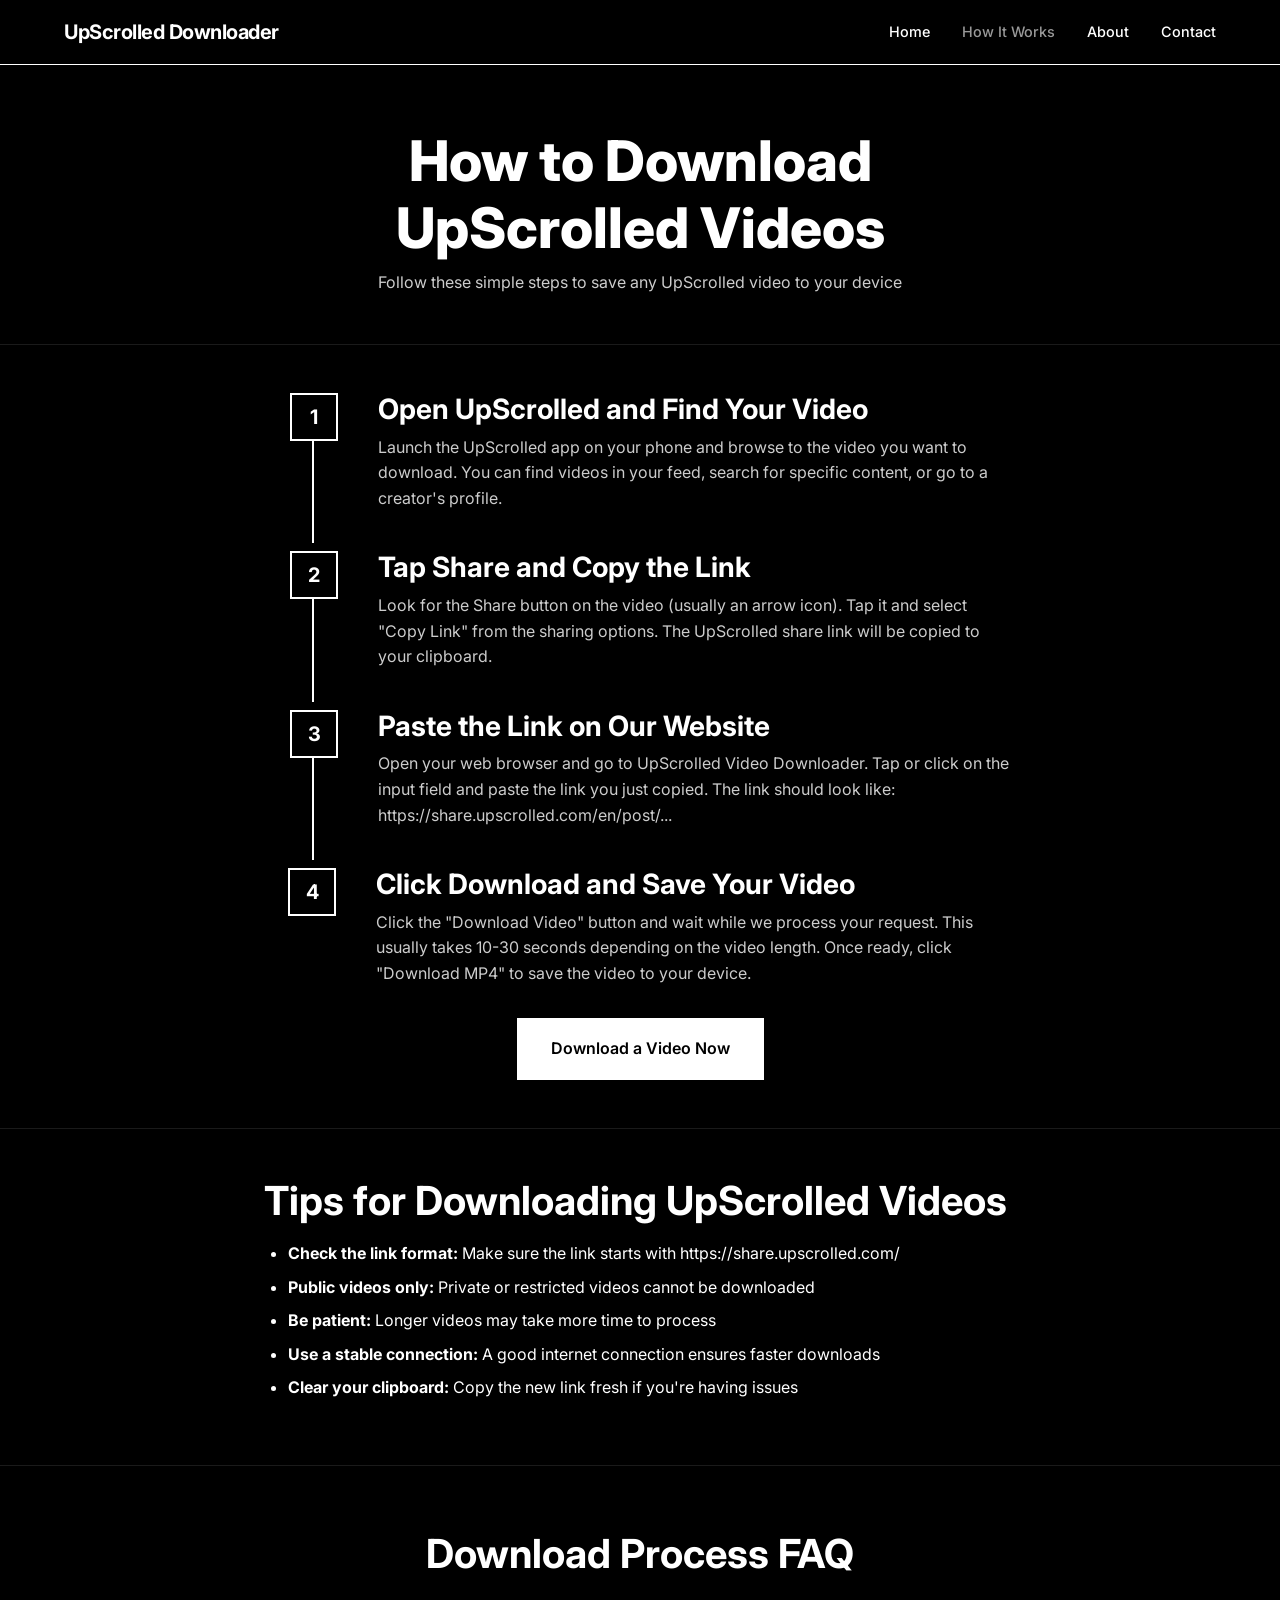
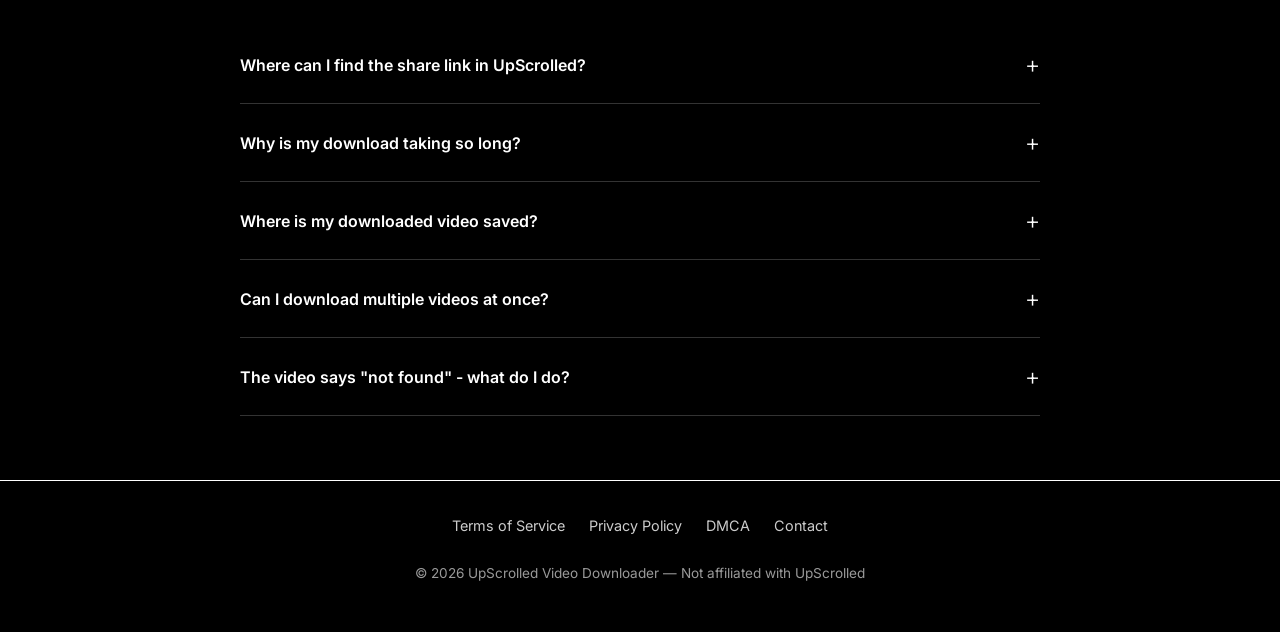
<file: frontend/how-it-works.html>
<!DOCTYPE html>
<html lang="en">
<head>
    <meta charset="UTF-8">
    <meta name="viewport" content="width=device-width, initial-scale=1.0">
    <meta http-equiv="X-UA-Compatible" content="IE=edge">
    
    <!-- Primary Meta Tags -->
    <title>How to Download UpScrolled Videos - Step by Step Guide | UpScrolled Downloader</title>
    <meta name="title" content="How to Download UpScrolled Videos - Step by Step Guide">
    <meta name="description" content="Learn how to download videos from UpScrolled app in 4 easy steps. Copy share link, paste on our website, click download. Save UpScrolled videos to MP4 free.">
    <meta name="keywords" content="how to download upscrolled videos, upscrolled video download guide, save video from upscrolled, upscrolled share link to mp4 converter, how to download videos from upscrolled app, download upscrolled video to iphone android">
    <meta name="robots" content="index, follow">
    <meta name="author" content="UpScrolled Video Downloader">
    <link rel="canonical" href="https://upscrolleddownload.com/how-it-works.html">
    
    <!-- Open Graph / Facebook -->
    <meta property="og:type" content="website">
    <meta property="og:url" content="https://upscrolleddownload.com/how-it-works.html">
    <meta property="og:title" content="How to Download UpScrolled Videos - Step by Step Guide">
    <meta property="og:description" content="Learn how to download videos from UpScrolled app in 4 easy steps. Save UpScrolled videos to MP4 free.">
    <meta property="og:image" content="https://upscrolleddownload.com/og-image.png">
    <meta property="og:site_name" content="UpScrolled Video Downloader">
    
    <!-- Twitter -->
    <meta property="twitter:card" content="summary_large_image">
    <meta property="twitter:url" content="https://upscrolleddownload.com/how-it-works.html">
    <meta property="twitter:title" content="How to Download UpScrolled Videos - Step by Step Guide">
    <meta property="twitter:description" content="Learn how to download videos from UpScrolled app in 4 easy steps. Save UpScrolled videos to MP4 free.">
    <meta property="twitter:image" content="https://upscrolleddownload.com/og-image.png">
    
    <!-- Favicon -->
    <link rel="icon" type="image/png" href="favicon.png">
    <link rel="apple-touch-icon" href="apple-touch-icon.png">
    
    <!-- PWA -->
    <link rel="manifest" href="manifest.json">
    <meta name="theme-color" content="#000000">
    
    <!-- Stylesheet -->
    <link rel="stylesheet" href="style.css">
    
    <!-- Schema.org HowTo Markup -->
    <script type="application/ld+json">
    {
        "@context": "https://schema.org",
        "@type": "HowTo",
        "name": "How to Download UpScrolled Videos",
        "description": "A step-by-step guide to download and save UpScrolled videos to your device in MP4 format.",
        "totalTime": "PT1M",
        "tool": [
            {
                "@type": "HowToTool",
                "name": "UpScrolled Video Downloader website"
            }
        ],
        "step": [
            {
                "@type": "HowToStep",
                "position": 1,
                "name": "Find the video",
                "text": "Open the UpScrolled app and navigate to the video you want to download."
            },
            {
                "@type": "HowToStep",
                "position": 2,
                "name": "Copy the share link",
                "text": "Tap the Share button on the video and select 'Copy Link' to copy the URL to your clipboard."
            },
            {
                "@type": "HowToStep",
                "position": 3,
                "name": "Paste the link",
                "text": "Go to UpScrolled Video Downloader website and paste the copied link in the input field."
            },
            {
                "@type": "HowToStep",
                "position": 4,
                "name": "Download the video",
                "text": "Click the Download button and wait for processing. Once ready, click 'Download MP4' to save the video."
            }
        ]
    }
    </script>
</head>
<body>
    <!-- Navigation -->
    <nav class="navbar" id="navbar"></nav>

    <!-- Main Content -->
    <main>
        <!-- Page Header -->
        <section class="page-header">
            <div class="container container-narrow">
                <h1>How to Download UpScrolled Videos</h1>
                <p>Follow these simple steps to save any UpScrolled video to your device</p>
            </div>
        </section>

        <!-- Steps Section -->
        <section class="content-section">
            <div class="container container-narrow">
                <ol class="steps-list">
                    <li>
                        <h3>Open UpScrolled and Find Your Video</h3>
                        <p>Launch the UpScrolled app on your phone and browse to the video you want to download. You can find videos in your feed, search for specific content, or go to a creator's profile.</p>
                    </li>
                    <li>
                        <h3>Tap Share and Copy the Link</h3>
                        <p>Look for the Share button on the video (usually an arrow icon). Tap it and select "Copy Link" from the sharing options. The UpScrolled share link will be copied to your clipboard.</p>
                    </li>
                    <li>
                        <h3>Paste the Link on Our Website</h3>
                        <p>Open your web browser and go to <a href="/">UpScrolled Video Downloader</a>. Tap or click on the input field and paste the link you just copied. The link should look like: https://share.upscrolled.com/en/post/...</p>
                    </li>
                    <li>
                        <h3>Click Download and Save Your Video</h3>
                        <p>Click the "Download Video" button and wait while we process your request. This usually takes 10-30 seconds depending on the video length. Once ready, click "Download MP4" to save the video to your device.</p>
                    </li>
                </ol>

                <div class="text-center mt-4">
                    <a href="/" class="btn btn-primary">Download a Video Now</a>
                </div>
            </div>
        </section>

        <!-- Tips Section -->
        <section class="content-section" style="border-top: 1px solid rgba(255,255,255,0.1);">
            <div class="container container-narrow">
                <h2>Tips for Downloading UpScrolled Videos</h2>
                <ul>
                    <li><strong>Check the link format:</strong> Make sure the link starts with https://share.upscrolled.com/</li>
                    <li><strong>Public videos only:</strong> Private or restricted videos cannot be downloaded</li>
                    <li><strong>Be patient:</strong> Longer videos may take more time to process</li>
                    <li><strong>Use a stable connection:</strong> A good internet connection ensures faster downloads</li>
                    <li><strong>Clear your clipboard:</strong> Copy the new link fresh if you're having issues</li>
                </ul>
            </div>
        </section>

        <!-- FAQ Section -->
        <section class="faq-section">
            <div class="container">
                <h2 class="section-title">Download Process FAQ</h2>
                <div class="faq-list">
                    <div class="faq-item">
                        <button class="faq-question" aria-expanded="false">
                            <span>Where can I find the share link in UpScrolled?</span>
                            <span class="faq-icon">+</span>
                        </button>
                        <div class="faq-answer">
                            <p>When viewing a video, look for the share icon (usually an arrow pointing up or to the right). Tap it, and you'll see options to share. Select "Copy Link" to get the URL.</p>
                        </div>
                    </div>
                    <div class="faq-item">
                        <button class="faq-question" aria-expanded="false">
                            <span>Why is my download taking so long?</span>
                            <span class="faq-icon">+</span>
                        </button>
                        <div class="faq-answer">
                            <p>Download time depends on the video length and quality. Short videos typically process in 10-15 seconds, while longer videos may take up to a minute. If it takes longer than 2 minutes, try refreshing and pasting the link again.</p>
                        </div>
                    </div>
                    <div class="faq-item">
                        <button class="faq-question" aria-expanded="false">
                            <span>Where is my downloaded video saved?</span>
                            <span class="faq-icon">+</span>
                        </button>
                        <div class="faq-answer">
                            <p>On most devices, downloaded videos are saved to your Downloads folder. On iPhone, videos may go to the Files app. On Android, check your Downloads folder or Gallery app.</p>
                        </div>
                    </div>
                    <div class="faq-item">
                        <button class="faq-question" aria-expanded="false">
                            <span>Can I download multiple videos at once?</span>
                            <span class="faq-icon">+</span>
                        </button>
                        <div class="faq-answer">
                            <p>Currently, you can download one video at a time. After completing a download, click "Download Another Video" to process the next one.</p>
                        </div>
                    </div>
                    <div class="faq-item">
                        <button class="faq-question" aria-expanded="false">
                            <span>The video says "not found" - what do I do?</span>
                            <span class="faq-icon">+</span>
                        </button>
                        <div class="faq-answer">
                            <p>This usually means the video is private, has been deleted, or the link is incorrect. Double-check that you copied the complete link and that the video is publicly accessible.</p>
                        </div>
                    </div>
                </div>
            </div>
        </section>
    </main>

    <!-- Footer -->
    <footer class="footer" id="footer"></footer>

    <!-- Scripts -->
    <script src="nav.js"></script>
    <script src="app.js"></script>
</body>
</html>
</file>
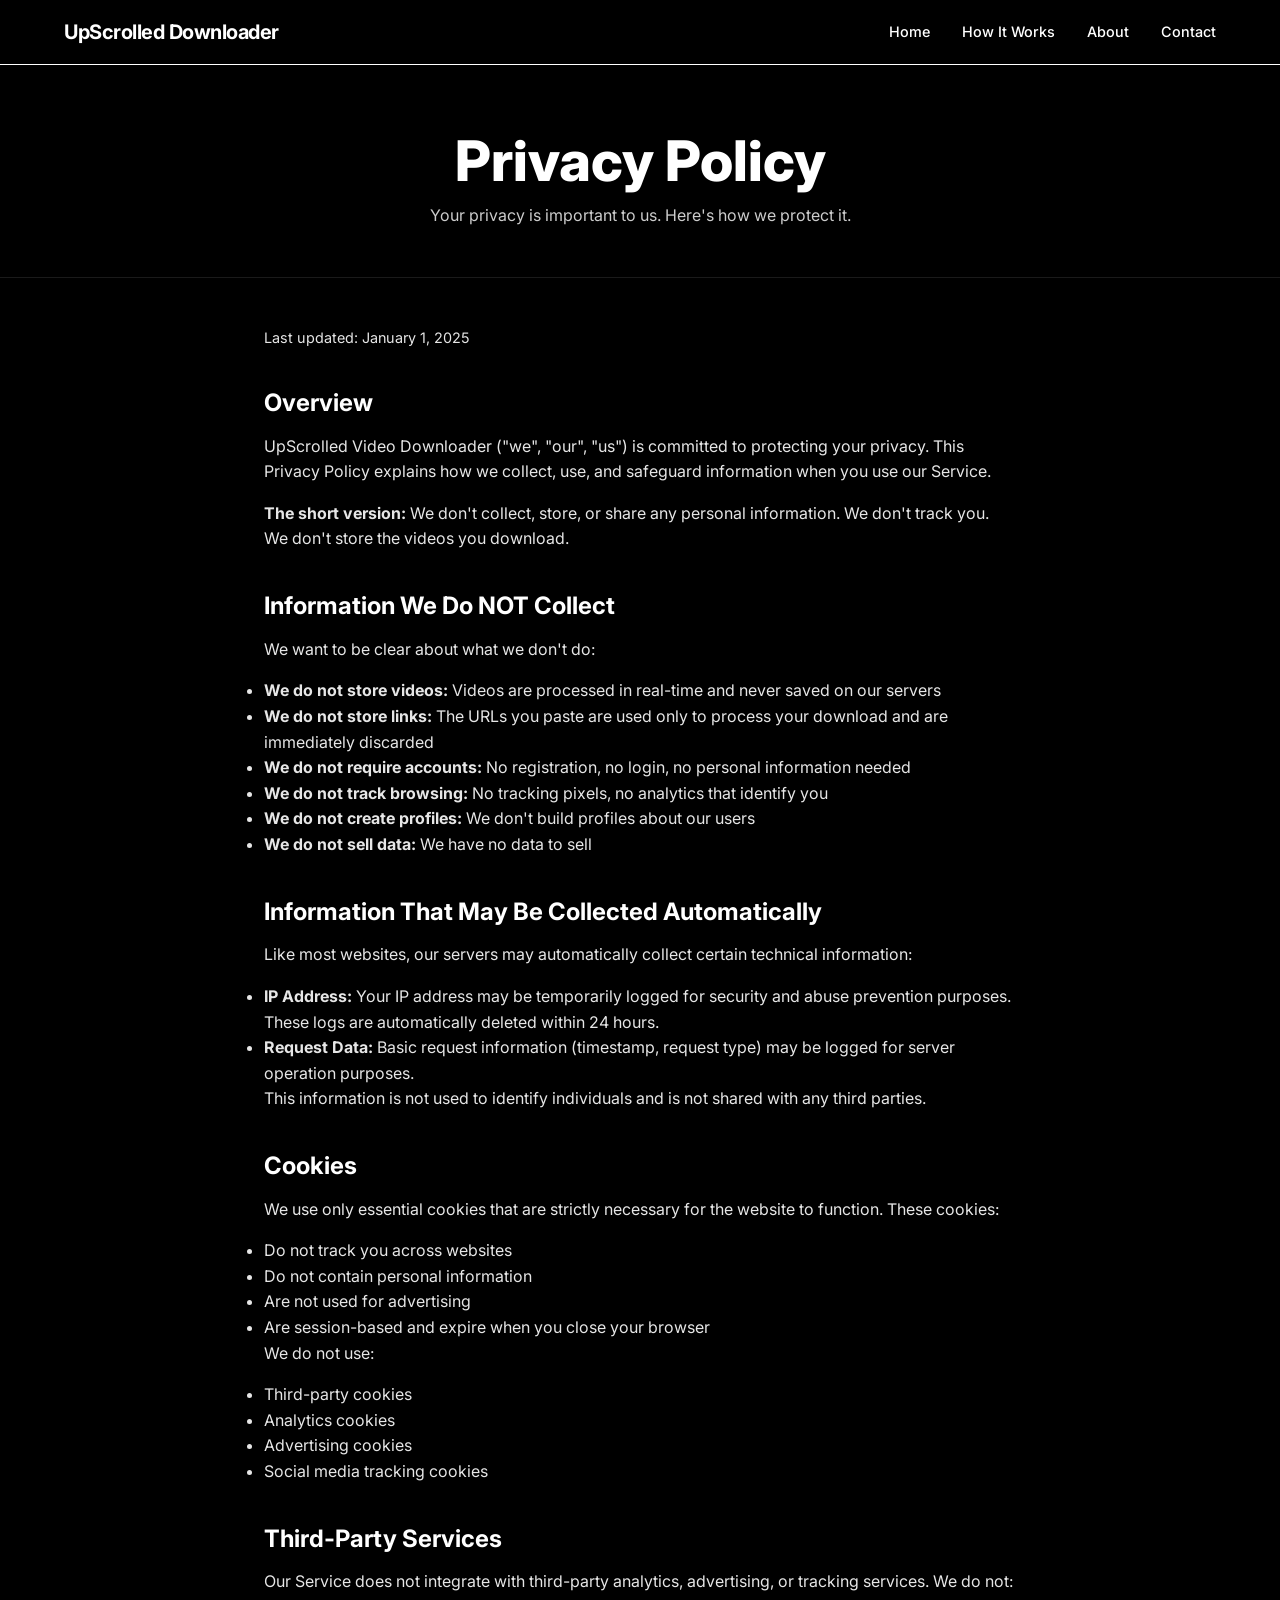
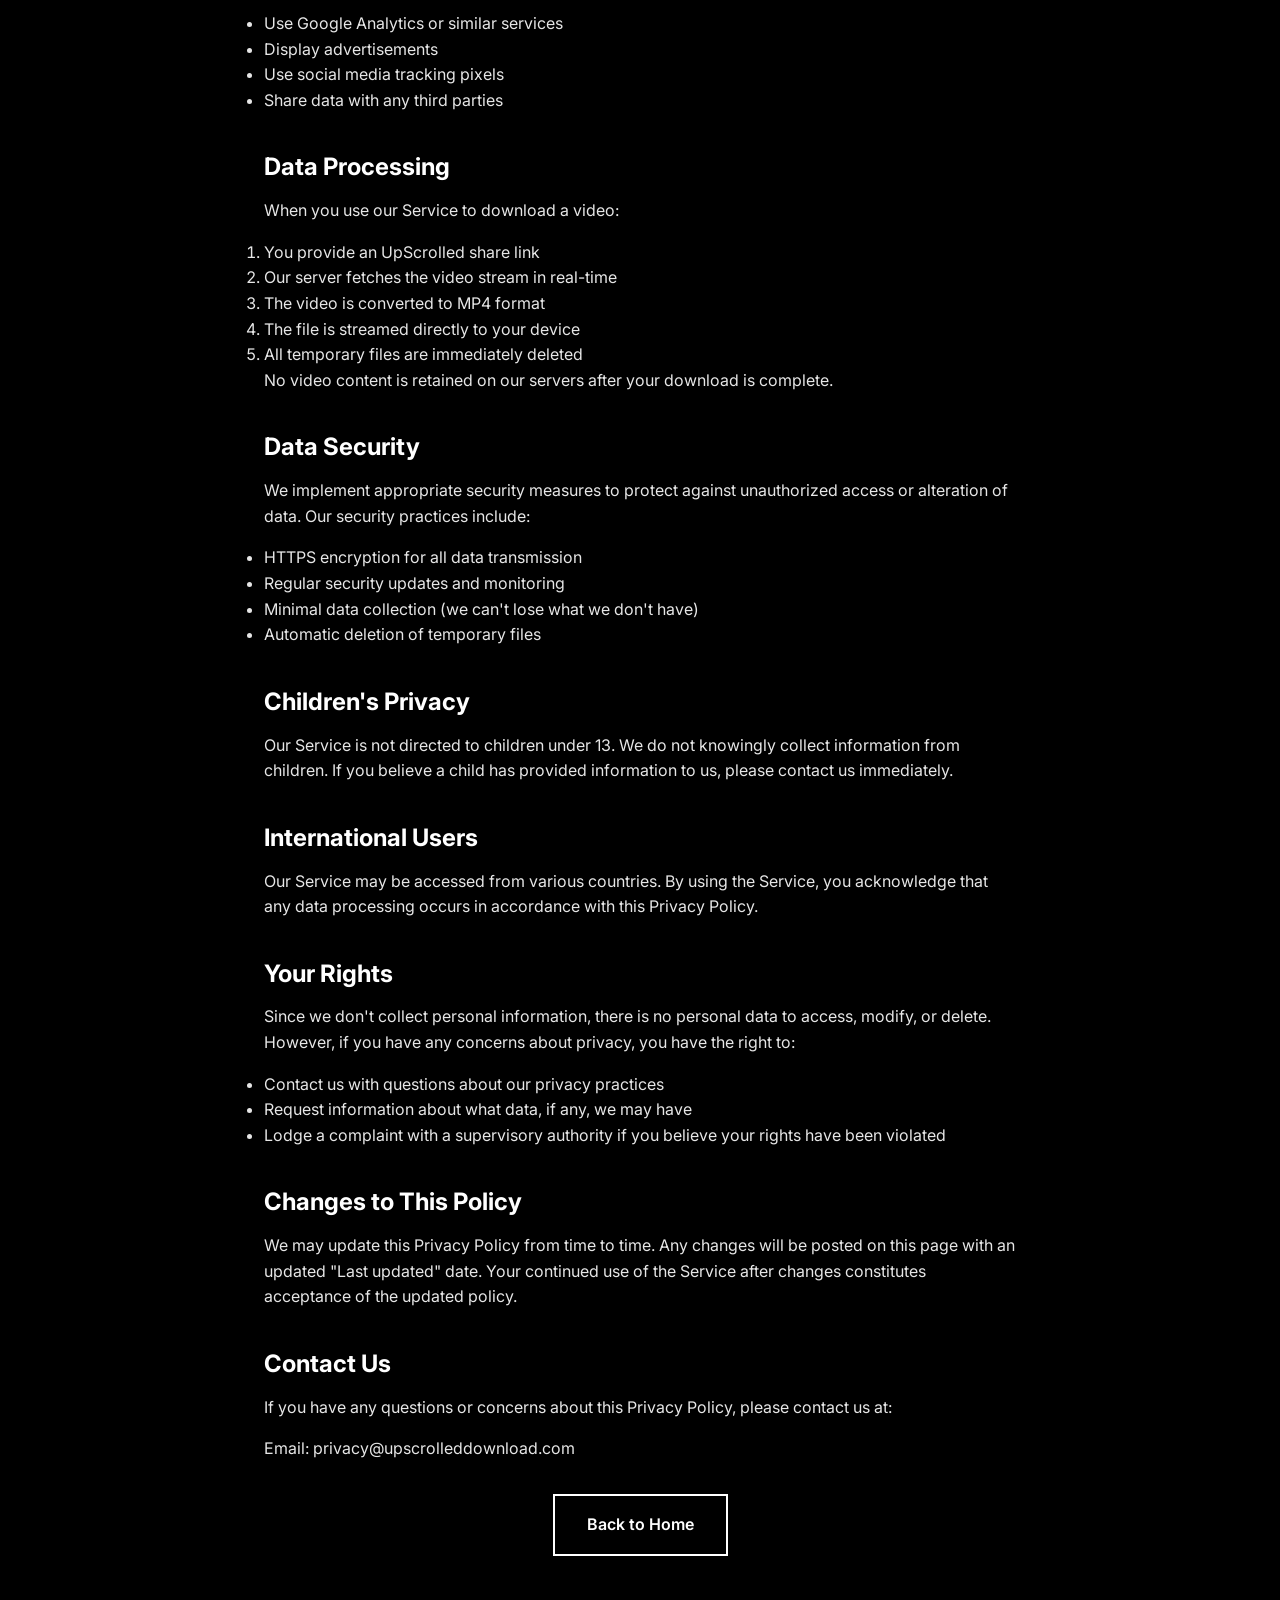
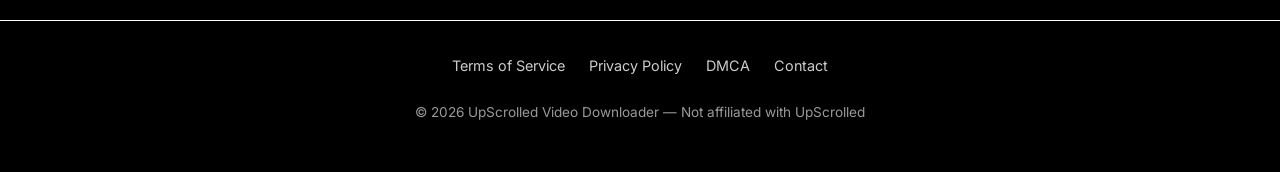
<file: frontend/privacy.html>
<!DOCTYPE html>
<html lang="en">
<head>
    <meta charset="UTF-8">
    <meta name="viewport" content="width=device-width, initial-scale=1.0">
    <meta http-equiv="X-UA-Compatible" content="IE=edge">
    
    <!-- Primary Meta Tags -->
    <title>Privacy Policy - UpScrolled Video Downloader</title>
    <meta name="title" content="Privacy Policy - UpScrolled Video Downloader">
    <meta name="description" content="Read the Privacy Policy for UpScrolled Video Downloader. Learn how we protect your privacy and handle data. No tracking, no storage, complete privacy.">
    <meta name="keywords" content="upscrolled downloader privacy policy, upscrolled downloader privacy, video downloader privacy">
    <meta name="robots" content="index, follow">
    <meta name="author" content="UpScrolled Video Downloader">
    <link rel="canonical" href="https://upscrolleddownload.com/privacy.html">
    
    <!-- Open Graph / Facebook -->
    <meta property="og:type" content="website">
    <meta property="og:url" content="https://upscrolleddownload.com/privacy.html">
    <meta property="og:title" content="Privacy Policy - UpScrolled Video Downloader">
    <meta property="og:description" content="Read the Privacy Policy for UpScrolled Video Downloader. Learn how we protect your privacy.">
    <meta property="og:image" content="https://upscrolleddownload.com/og-image.png">
    <meta property="og:site_name" content="UpScrolled Video Downloader">
    
    <!-- Twitter -->
    <meta property="twitter:card" content="summary_large_image">
    <meta property="twitter:url" content="https://upscrolleddownload.com/privacy.html">
    <meta property="twitter:title" content="Privacy Policy - UpScrolled Video Downloader">
    <meta property="twitter:description" content="Read the Privacy Policy for UpScrolled Video Downloader. Learn how we protect your privacy.">
    <meta property="twitter:image" content="https://upscrolleddownload.com/og-image.png">
    
    <!-- Favicon -->
    <link rel="icon" type="image/png" href="favicon.png">
    <link rel="apple-touch-icon" href="apple-touch-icon.png">
    
    <!-- PWA -->
    <link rel="manifest" href="manifest.json">
    <meta name="theme-color" content="#000000">
    
    <!-- Stylesheet -->
    <link rel="stylesheet" href="style.css">
</head>
<body>
    <!-- Navigation -->
    <nav class="navbar" id="navbar"></nav>

    <!-- Main Content -->
    <main>
        <!-- Page Header -->
        <section class="page-header">
            <div class="container container-narrow">
                <h1>Privacy Policy</h1>
                <p>Your privacy is important to us. Here's how we protect it.</p>
            </div>
        </section>

        <!-- Legal Content -->
        <section class="legal-content">
            <div class="container container-narrow">
                <p class="last-updated">Last updated: January 1, 2025</p>

                <h2>Overview</h2>
                <p>UpScrolled Video Downloader ("we", "our", "us") is committed to protecting your privacy. This Privacy Policy explains how we collect, use, and safeguard information when you use our Service.</p>
                <p><strong>The short version:</strong> We don't collect, store, or share any personal information. We don't track you. We don't store the videos you download.</p>

                <h2>Information We Do NOT Collect</h2>
                <p>We want to be clear about what we don't do:</p>
                <ul>
                    <li><strong>We do not store videos:</strong> Videos are processed in real-time and never saved on our servers</li>
                    <li><strong>We do not store links:</strong> The URLs you paste are used only to process your download and are immediately discarded</li>
                    <li><strong>We do not require accounts:</strong> No registration, no login, no personal information needed</li>
                    <li><strong>We do not track browsing:</strong> No tracking pixels, no analytics that identify you</li>
                    <li><strong>We do not create profiles:</strong> We don't build profiles about our users</li>
                    <li><strong>We do not sell data:</strong> We have no data to sell</li>
                </ul>

                <h2>Information That May Be Collected Automatically</h2>
                <p>Like most websites, our servers may automatically collect certain technical information:</p>
                <ul>
                    <li><strong>IP Address:</strong> Your IP address may be temporarily logged for security and abuse prevention purposes. These logs are automatically deleted within 24 hours.</li>
                    <li><strong>Request Data:</strong> Basic request information (timestamp, request type) may be logged for server operation purposes.</li>
                </ul>
                <p>This information is not used to identify individuals and is not shared with any third parties.</p>

                <h2>Cookies</h2>
                <p>We use only essential cookies that are strictly necessary for the website to function. These cookies:</p>
                <ul>
                    <li>Do not track you across websites</li>
                    <li>Do not contain personal information</li>
                    <li>Are not used for advertising</li>
                    <li>Are session-based and expire when you close your browser</li>
                </ul>
                <p>We do not use:</p>
                <ul>
                    <li>Third-party cookies</li>
                    <li>Analytics cookies</li>
                    <li>Advertising cookies</li>
                    <li>Social media tracking cookies</li>
                </ul>

                <h2>Third-Party Services</h2>
                <p>Our Service does not integrate with third-party analytics, advertising, or tracking services. We do not:</p>
                <ul>
                    <li>Use Google Analytics or similar services</li>
                    <li>Display advertisements</li>
                    <li>Use social media tracking pixels</li>
                    <li>Share data with any third parties</li>
                </ul>

                <h2>Data Processing</h2>
                <p>When you use our Service to download a video:</p>
                <ol>
                    <li>You provide an UpScrolled share link</li>
                    <li>Our server fetches the video stream in real-time</li>
                    <li>The video is converted to MP4 format</li>
                    <li>The file is streamed directly to your device</li>
                    <li>All temporary files are immediately deleted</li>
                </ol>
                <p>No video content is retained on our servers after your download is complete.</p>

                <h2>Data Security</h2>
                <p>We implement appropriate security measures to protect against unauthorized access or alteration of data. Our security practices include:</p>
                <ul>
                    <li>HTTPS encryption for all data transmission</li>
                    <li>Regular security updates and monitoring</li>
                    <li>Minimal data collection (we can't lose what we don't have)</li>
                    <li>Automatic deletion of temporary files</li>
                </ul>

                <h2>Children's Privacy</h2>
                <p>Our Service is not directed to children under 13. We do not knowingly collect information from children. If you believe a child has provided information to us, please contact us immediately.</p>

                <h2>International Users</h2>
                <p>Our Service may be accessed from various countries. By using the Service, you acknowledge that any data processing occurs in accordance with this Privacy Policy.</p>

                <h2>Your Rights</h2>
                <p>Since we don't collect personal information, there is no personal data to access, modify, or delete. However, if you have any concerns about privacy, you have the right to:</p>
                <ul>
                    <li>Contact us with questions about our privacy practices</li>
                    <li>Request information about what data, if any, we may have</li>
                    <li>Lodge a complaint with a supervisory authority if you believe your rights have been violated</li>
                </ul>

                <h2>Changes to This Policy</h2>
                <p>We may update this Privacy Policy from time to time. Any changes will be posted on this page with an updated "Last updated" date. Your continued use of the Service after changes constitutes acceptance of the updated policy.</p>

                <h2>Contact Us</h2>
                <p>If you have any questions or concerns about this Privacy Policy, please contact us at:</p>
                <p>Email: privacy@upscrolleddownload.com</p>

                <div class="text-center mt-4">
                    <a href="/" class="btn btn-outline">Back to Home</a>
                </div>
            </div>
        </section>
    </main>

    <!-- Footer -->
    <footer class="footer" id="footer"></footer>

    <!-- Scripts -->
    <script src="nav.js"></script>
    <script src="app.js"></script>
</body>
</html>
</file>
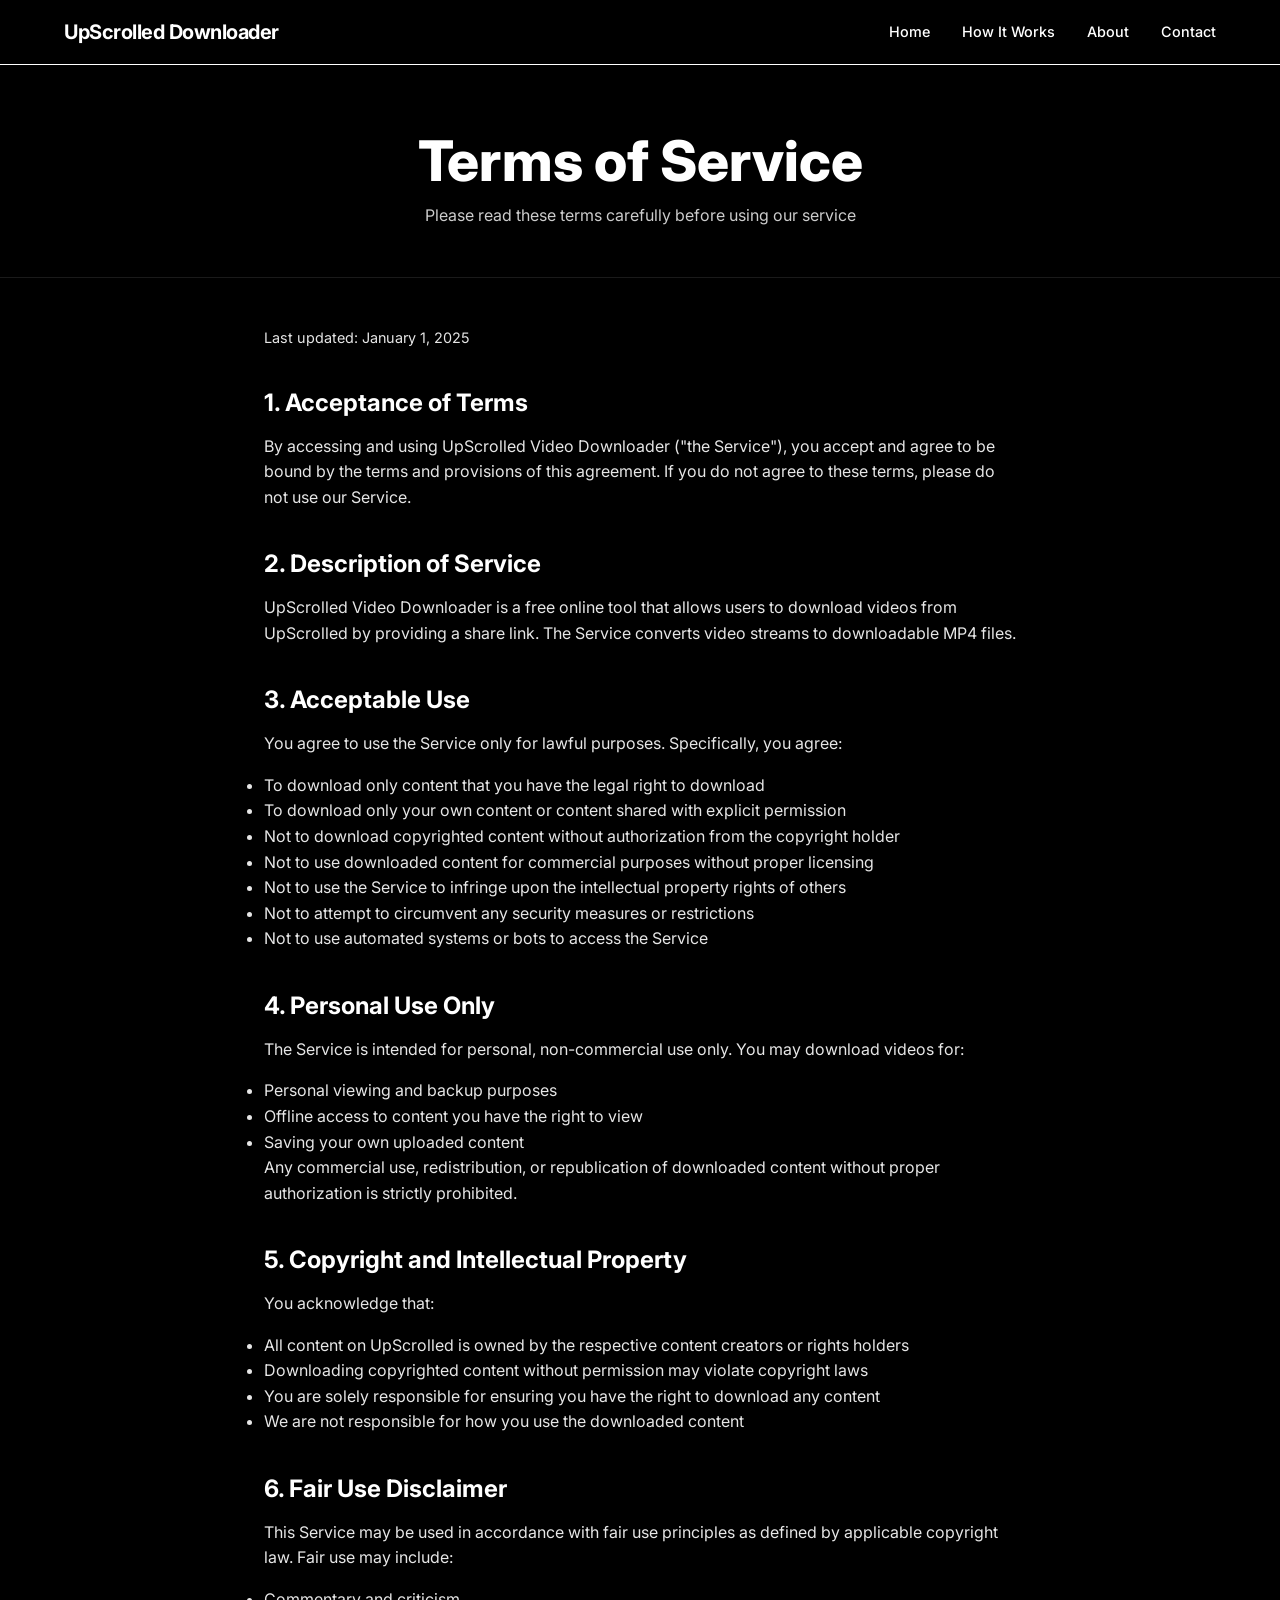
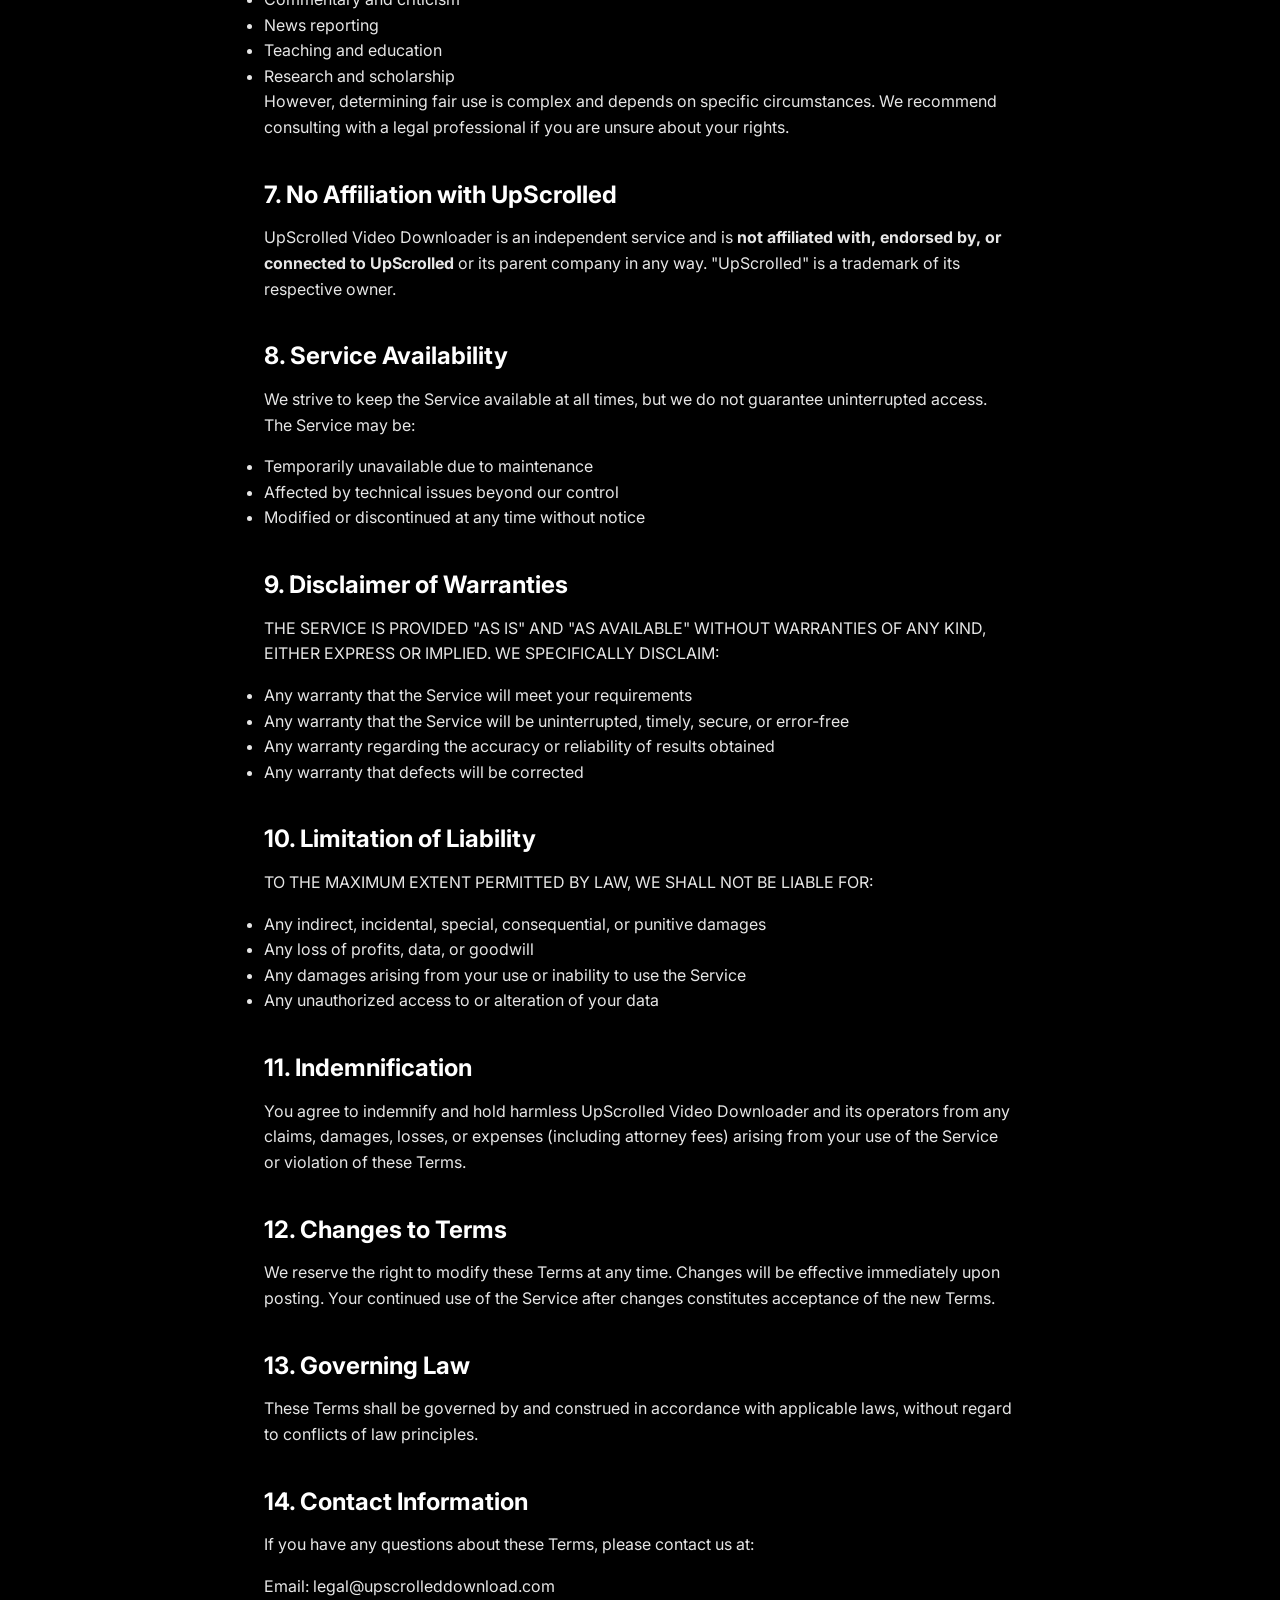
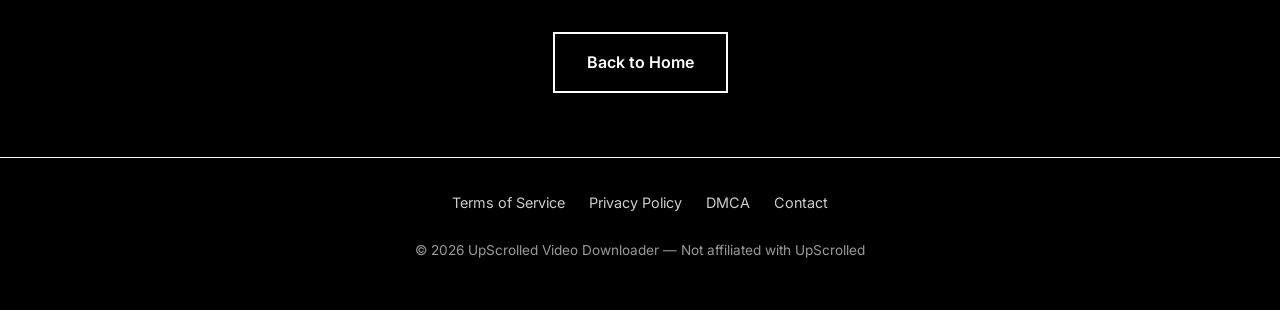
<file: frontend/terms.html>
<!DOCTYPE html>
<html lang="en">
<head>
    <meta charset="UTF-8">
    <meta name="viewport" content="width=device-width, initial-scale=1.0">
    <meta http-equiv="X-UA-Compatible" content="IE=edge">
    
    <!-- Primary Meta Tags -->
    <title>Terms of Service - UpScrolled Video Downloader</title>
    <meta name="title" content="Terms of Service - UpScrolled Video Downloader">
    <meta name="description" content="Read the Terms of Service for UpScrolled Video Downloader. Understand the rules and guidelines for using our free video download service.">
    <meta name="keywords" content="upscrolled downloader terms of service, upscrolled downloader terms, video downloader terms">
    <meta name="robots" content="index, follow">
    <meta name="author" content="UpScrolled Video Downloader">
    <link rel="canonical" href="https://upscrolleddownload.com/terms.html">
    
    <!-- Open Graph / Facebook -->
    <meta property="og:type" content="website">
    <meta property="og:url" content="https://upscrolleddownload.com/terms.html">
    <meta property="og:title" content="Terms of Service - UpScrolled Video Downloader">
    <meta property="og:description" content="Read the Terms of Service for UpScrolled Video Downloader.">
    <meta property="og:image" content="https://upscrolleddownload.com/og-image.png">
    <meta property="og:site_name" content="UpScrolled Video Downloader">
    
    <!-- Twitter -->
    <meta property="twitter:card" content="summary_large_image">
    <meta property="twitter:url" content="https://upscrolleddownload.com/terms.html">
    <meta property="twitter:title" content="Terms of Service - UpScrolled Video Downloader">
    <meta property="twitter:description" content="Read the Terms of Service for UpScrolled Video Downloader.">
    <meta property="twitter:image" content="https://upscrolleddownload.com/og-image.png">
    
    <!-- Favicon -->
    <link rel="icon" type="image/png" href="favicon.png">
    <link rel="apple-touch-icon" href="apple-touch-icon.png">
    
    <!-- PWA -->
    <link rel="manifest" href="manifest.json">
    <meta name="theme-color" content="#000000">
    
    <!-- Stylesheet -->
    <link rel="stylesheet" href="style.css">
</head>
<body>
    <!-- Navigation -->
    <nav class="navbar" id="navbar"></nav>

    <!-- Main Content -->
    <main>
        <!-- Page Header -->
        <section class="page-header">
            <div class="container container-narrow">
                <h1>Terms of Service</h1>
                <p>Please read these terms carefully before using our service</p>
            </div>
        </section>

        <!-- Legal Content -->
        <section class="legal-content">
            <div class="container container-narrow">
                <p class="last-updated">Last updated: January 1, 2025</p>

                <h2>1. Acceptance of Terms</h2>
                <p>By accessing and using UpScrolled Video Downloader ("the Service"), you accept and agree to be bound by the terms and provisions of this agreement. If you do not agree to these terms, please do not use our Service.</p>

                <h2>2. Description of Service</h2>
                <p>UpScrolled Video Downloader is a free online tool that allows users to download videos from UpScrolled by providing a share link. The Service converts video streams to downloadable MP4 files.</p>

                <h2>3. Acceptable Use</h2>
                <p>You agree to use the Service only for lawful purposes. Specifically, you agree:</p>
                <ul>
                    <li>To download only content that you have the legal right to download</li>
                    <li>To download only your own content or content shared with explicit permission</li>
                    <li>Not to download copyrighted content without authorization from the copyright holder</li>
                    <li>Not to use downloaded content for commercial purposes without proper licensing</li>
                    <li>Not to use the Service to infringe upon the intellectual property rights of others</li>
                    <li>Not to attempt to circumvent any security measures or restrictions</li>
                    <li>Not to use automated systems or bots to access the Service</li>
                </ul>

                <h2>4. Personal Use Only</h2>
                <p>The Service is intended for personal, non-commercial use only. You may download videos for:</p>
                <ul>
                    <li>Personal viewing and backup purposes</li>
                    <li>Offline access to content you have the right to view</li>
                    <li>Saving your own uploaded content</li>
                </ul>
                <p>Any commercial use, redistribution, or republication of downloaded content without proper authorization is strictly prohibited.</p>

                <h2>5. Copyright and Intellectual Property</h2>
                <p>You acknowledge that:</p>
                <ul>
                    <li>All content on UpScrolled is owned by the respective content creators or rights holders</li>
                    <li>Downloading copyrighted content without permission may violate copyright laws</li>
                    <li>You are solely responsible for ensuring you have the right to download any content</li>
                    <li>We are not responsible for how you use the downloaded content</li>
                </ul>

                <h2>6. Fair Use Disclaimer</h2>
                <p>This Service may be used in accordance with fair use principles as defined by applicable copyright law. Fair use may include:</p>
                <ul>
                    <li>Commentary and criticism</li>
                    <li>News reporting</li>
                    <li>Teaching and education</li>
                    <li>Research and scholarship</li>
                </ul>
                <p>However, determining fair use is complex and depends on specific circumstances. We recommend consulting with a legal professional if you are unsure about your rights.</p>

                <h2>7. No Affiliation with UpScrolled</h2>
                <p>UpScrolled Video Downloader is an independent service and is <strong>not affiliated with, endorsed by, or connected to UpScrolled</strong> or its parent company in any way. "UpScrolled" is a trademark of its respective owner.</p>

                <h2>8. Service Availability</h2>
                <p>We strive to keep the Service available at all times, but we do not guarantee uninterrupted access. The Service may be:</p>
                <ul>
                    <li>Temporarily unavailable due to maintenance</li>
                    <li>Affected by technical issues beyond our control</li>
                    <li>Modified or discontinued at any time without notice</li>
                </ul>

                <h2>9. Disclaimer of Warranties</h2>
                <p>THE SERVICE IS PROVIDED "AS IS" AND "AS AVAILABLE" WITHOUT WARRANTIES OF ANY KIND, EITHER EXPRESS OR IMPLIED. WE SPECIFICALLY DISCLAIM:</p>
                <ul>
                    <li>Any warranty that the Service will meet your requirements</li>
                    <li>Any warranty that the Service will be uninterrupted, timely, secure, or error-free</li>
                    <li>Any warranty regarding the accuracy or reliability of results obtained</li>
                    <li>Any warranty that defects will be corrected</li>
                </ul>

                <h2>10. Limitation of Liability</h2>
                <p>TO THE MAXIMUM EXTENT PERMITTED BY LAW, WE SHALL NOT BE LIABLE FOR:</p>
                <ul>
                    <li>Any indirect, incidental, special, consequential, or punitive damages</li>
                    <li>Any loss of profits, data, or goodwill</li>
                    <li>Any damages arising from your use or inability to use the Service</li>
                    <li>Any unauthorized access to or alteration of your data</li>
                </ul>

                <h2>11. Indemnification</h2>
                <p>You agree to indemnify and hold harmless UpScrolled Video Downloader and its operators from any claims, damages, losses, or expenses (including attorney fees) arising from your use of the Service or violation of these Terms.</p>

                <h2>12. Changes to Terms</h2>
                <p>We reserve the right to modify these Terms at any time. Changes will be effective immediately upon posting. Your continued use of the Service after changes constitutes acceptance of the new Terms.</p>

                <h2>13. Governing Law</h2>
                <p>These Terms shall be governed by and construed in accordance with applicable laws, without regard to conflicts of law principles.</p>

                <h2>14. Contact Information</h2>
                <p>If you have any questions about these Terms, please contact us at:</p>
                <p>Email: legal@upscrolleddownload.com</p>

                <div class="text-center mt-4">
                    <a href="/" class="btn btn-outline">Back to Home</a>
                </div>
            </div>
        </section>
    </main>

    <!-- Footer -->
    <footer class="footer" id="footer"></footer>

    <!-- Scripts -->
    <script src="nav.js"></script>
    <script src="app.js"></script>
</body>
</html>
</file>
<file: frontend/style.css>
/* UpScrolled Video Downloader - Global Styles */
/* Colors: Black (#000000) and White (#FFFFFF) only */

/* Google Fonts - Inter */
@import url('https://fonts.googleapis.com/css2?family=Inter:wght@300;400;500;600;700;800&display=swap');

/* CSS Reset */
*, *::before, *::after {
    margin: 0;
    padding: 0;
    box-sizing: border-box;
}

/* Root Variables */
:root {
    --bg-color: #000000;
    --text-color: #FFFFFF;
    --font-family: 'Inter', -apple-system, BlinkMacSystemFont, 'Segoe UI', sans-serif;
}

/* Base Styles */
html {
    font-size: 16px;
    scroll-behavior: smooth;
}

body {
    font-family: var(--font-family);
    background-color: var(--bg-color);
    color: var(--text-color);
    line-height: 1.6;
    min-height: 100vh;
    display: flex;
    flex-direction: column;
}

a {
    color: var(--text-color);
    text-decoration: none;
    transition: opacity 0.2s ease;
}

a:hover {
    opacity: 0.7;
}

img {
    max-width: 100%;
    height: auto;
}

/* Typography */
h1, h2, h3, h4, h5, h6 {
    font-weight: 700;
    line-height: 1.2;
    margin-bottom: 1rem;
}

h1 {
    font-size: clamp(2rem, 5vw, 3.5rem);
    font-weight: 800;
}

h2 {
    font-size: clamp(1.5rem, 4vw, 2.5rem);
}

h3 {
    font-size: clamp(1.25rem, 3vw, 1.75rem);
}

p {
    margin-bottom: 1rem;
}

/* Container */
.container {
    width: 100%;
    max-width: 1200px;
    margin: 0 auto;
    padding: 0 1.5rem;
}

.container-narrow {
    max-width: 800px;
}

/* Navigation */
.navbar {
    position: fixed;
    top: 0;
    left: 0;
    right: 0;
    z-index: 1000;
    background-color: var(--bg-color);
    border-bottom: 1px solid var(--text-color);
    padding: 1rem 0;
}

.navbar .container {
    display: flex;
    justify-content: space-between;
    align-items: center;
}

.navbar-logo {
    font-size: 1.25rem;
    font-weight: 700;
    letter-spacing: -0.5px;
}

.navbar-links {
    display: flex;
    gap: 2rem;
    list-style: none;
}

.navbar-links a {
    font-size: 0.9rem;
    font-weight: 500;
}

.navbar-toggle {
    display: none;
    background: none;
    border: none;
    cursor: pointer;
    padding: 0.5rem;
}

.navbar-toggle span {
    display: block;
    width: 24px;
    height: 2px;
    background-color: var(--text-color);
    margin: 5px 0;
    transition: transform 0.3s ease;
}

/* Mobile Navigation */
@media (max-width: 768px) {
    .navbar-toggle {
        display: block;
    }

    .navbar-links {
        position: fixed;
        top: 60px;
        left: 0;
        right: 0;
        background-color: var(--bg-color);
        flex-direction: column;
        align-items: center;
        padding: 2rem 0;
        gap: 1.5rem;
        border-bottom: 1px solid var(--text-color);
        transform: translateY(-100%);
        opacity: 0;
        visibility: hidden;
        transition: all 0.3s ease;
    }

    .navbar-links.active {
        transform: translateY(0);
        opacity: 1;
        visibility: visible;
    }
}

/* Main Content */
main {
    flex: 1;
    padding-top: 80px;
}

/* Hero Section */
.hero {
    text-align: center;
    padding: 4rem 0 3rem;
}

.hero h1 {
    margin-bottom: 1.5rem;
}

.hero-subtitle {
    font-size: clamp(1rem, 2vw, 1.25rem);
    opacity: 0.9;
    max-width: 600px;
    margin: 0 auto 3rem;
    font-weight: 400;
}

/* Download Form */
.download-form {
    max-width: 600px;
    margin: 0 auto;
    padding: 2rem;
    border: 2px solid var(--text-color);
}

.input-group {
    display: flex;
    flex-direction: column;
    gap: 1rem;
}

.input-field {
    width: 100%;
    padding: 1rem 1.25rem;
    font-size: 1rem;
    font-family: var(--font-family);
    background-color: var(--bg-color);
    color: var(--text-color);
    border: 1px solid var(--text-color);
    outline: none;
    transition: border-width 0.2s ease;
}

.input-field::placeholder {
    color: rgba(255, 255, 255, 0.5);
}

.input-field:focus {
    border-width: 2px;
}

/* Buttons */
.btn {
    display: inline-block;
    padding: 1rem 2rem;
    font-size: 1rem;
    font-weight: 600;
    font-family: var(--font-family);
    text-align: center;
    cursor: pointer;
    transition: all 0.2s ease;
    border: 2px solid var(--text-color);
}

.btn-primary {
    background-color: var(--text-color);
    color: var(--bg-color);
}

.btn-primary:hover:not(:disabled) {
    background-color: transparent;
    color: var(--text-color);
}

.btn-primary:disabled {
    opacity: 0.5;
    cursor: not-allowed;
}

.btn-outline {
    background-color: transparent;
    color: var(--text-color);
}

.btn-outline:hover {
    background-color: var(--text-color);
    color: var(--bg-color);
}

.btn-block {
    display: block;
    width: 100%;
}

/* Progress Bar */
.progress-container {
    display: none;
    margin-top: 1.5rem;
}

.progress-container.active {
    display: block;
}

.progress-bar {
    width: 100%;
    height: 4px;
    background-color: rgba(255, 255, 255, 0.2);
    overflow: hidden;
}

.progress-bar-fill {
    height: 100%;
    background-color: var(--text-color);
    width: 0%;
    animation: progress-indeterminate 1.5s ease-in-out infinite;
}

@keyframes progress-indeterminate {
    0% {
        width: 0%;
        margin-left: 0;
    }
    50% {
        width: 70%;
        margin-left: 15%;
    }
    100% {
        width: 0%;
        margin-left: 100%;
    }
}

.progress-text {
    margin-top: 1rem;
    font-size: 0.9rem;
    opacity: 0.8;
}

/* Status Messages */
.status-message {
    display: none;
    margin-top: 1.5rem;
    padding: 1rem;
    text-align: center;
}

.status-message.active {
    display: block;
}

.status-message.success {
    border: 1px solid var(--text-color);
}

.status-message.error {
    border: 1px solid var(--text-color);
}

.status-message p {
    margin-bottom: 1rem;
}

.status-message p:last-child {
    margin-bottom: 0;
}

/* How It Works Section */
.how-it-works {
    padding: 4rem 0;
    border-top: 1px solid rgba(255, 255, 255, 0.1);
}

.section-title {
    text-align: center;
    margin-bottom: 3rem;
}

.steps-grid {
    display: grid;
    grid-template-columns: repeat(auto-fit, minmax(250px, 1fr));
    gap: 2rem;
}

.step-card {
    text-align: center;
    padding: 2rem;
    border: 1px solid var(--text-color);
}

.step-number {
    display: inline-flex;
    align-items: center;
    justify-content: center;
    width: 48px;
    height: 48px;
    border: 2px solid var(--text-color);
    font-size: 1.25rem;
    font-weight: 700;
    margin-bottom: 1.5rem;
}

.step-card h3 {
    margin-bottom: 0.75rem;
}

.step-card p {
    font-size: 0.9rem;
    opacity: 0.8;
    margin-bottom: 0;
}

/* Step Icon */
.step-icon {
    font-size: 2.5rem;
    margin-bottom: 1rem;
    color: #FFFFFF;
}

.step-icon svg {
    color: #FFFFFF;
}

/* Trust Section */
.trust-section {
    padding: 3rem 0;
    text-align: center;
    border-top: 1px solid rgba(255, 255, 255, 0.1);
}

.trust-badges {
    display: flex;
    flex-wrap: wrap;
    justify-content: center;
    gap: 2rem;
}

.trust-badge {
    font-size: 0.9rem;
    font-weight: 500;
    padding: 0.5rem 1rem;
    border: 1px solid var(--text-color);
}

/* FAQ Section */
.faq-section {
    padding: 4rem 0;
    border-top: 1px solid rgba(255, 255, 255, 0.1);
}

.faq-list {
    max-width: 800px;
    margin: 0 auto;
}

.faq-item {
    border-bottom: 1px solid rgba(255, 255, 255, 0.2);
}

.faq-question {
    width: 100%;
    display: flex;
    justify-content: space-between;
    align-items: center;
    padding: 1.5rem 0;
    background: none;
    border: none;
    color: var(--text-color);
    font-size: 1rem;
    font-weight: 600;
    font-family: var(--font-family);
    text-align: left;
    cursor: pointer;
}

.faq-question:hover {
    opacity: 0.8;
}

.faq-icon {
    font-size: 1.5rem;
    font-weight: 300;
    transition: transform 0.3s ease;
}

.faq-item.active .faq-icon {
    transform: rotate(45deg);
}

.faq-answer {
    max-height: 0;
    overflow: hidden;
    transition: max-height 0.3s ease, padding 0.3s ease;
}

.faq-item.active .faq-answer {
    max-height: 500px;
    padding-bottom: 1.5rem;
}

.faq-answer p {
    opacity: 0.8;
    font-size: 0.95rem;
    margin-bottom: 0;
}

/* Page Header */
.page-header {
    text-align: center;
    padding: 3rem 0;
    border-bottom: 1px solid rgba(255, 255, 255, 0.1);
}

.page-header h1 {
    margin-bottom: 0.5rem;
}

.page-header p {
    opacity: 0.8;
    margin-bottom: 0;
}

/* Content Sections */
.content-section {
    padding: 3rem 0;
}

.content-section h2 {
    margin-top: 2rem;
    margin-bottom: 1rem;
}

.content-section h2:first-child {
    margin-top: 0;
}

.content-section ul,
.content-section ol {
    margin-left: 1.5rem;
    margin-bottom: 1rem;
}

.content-section li {
    margin-bottom: 0.5rem;
}

/* Steps List (How It Works Page) */
.steps-list {
    list-style: none;
    margin-left: 0;
    counter-reset: step-counter;
}

.steps-list li {
    position: relative;
    padding-left: 4rem;
    padding-bottom: 2rem;
    border-left: 2px solid var(--text-color);
    margin-left: 1.5rem;
}

.steps-list li::before {
    counter-increment: step-counter;
    content: counter(step-counter);
    position: absolute;
    left: -1.5rem;
    top: 0;
    width: 3rem;
    height: 3rem;
    background-color: var(--bg-color);
    border: 2px solid var(--text-color);
    display: flex;
    align-items: center;
    justify-content: center;
    font-weight: 700;
    font-size: 1.25rem;
}

.steps-list li:last-child {
    border-left: none;
    padding-bottom: 0;
}

.steps-list h3 {
    margin-bottom: 0.5rem;
}

.steps-list p {
    opacity: 0.8;
    margin-bottom: 0;
}

/* Screenshot Placeholder */
.screenshot-placeholder {
    border: 1px dashed var(--text-color);
    padding: 3rem;
    text-align: center;
    margin: 1rem 0;
    opacity: 0.6;
}

/* Contact Form */
.contact-form {
    max-width: 600px;
    margin: 0 auto;
}

.form-group {
    margin-bottom: 1.5rem;
}

.form-group label {
    display: block;
    margin-bottom: 0.5rem;
    font-weight: 500;
}

.form-group input,
.form-group textarea {
    width: 100%;
    padding: 1rem;
    font-size: 1rem;
    font-family: var(--font-family);
    background-color: var(--bg-color);
    color: var(--text-color);
    border: 1px solid var(--text-color);
    outline: none;
}

.form-group input:focus,
.form-group textarea:focus {
    border-width: 2px;
}

.form-group textarea {
    min-height: 150px;
    resize: vertical;
}

.contact-info {
    margin-top: 3rem;
    padding: 2rem;
    border: 1px solid var(--text-color);
    text-align: center;
}

.contact-info h3 {
    margin-bottom: 0.5rem;
}

.contact-info p {
    margin-bottom: 0;
    opacity: 0.8;
}

/* Legal Pages */
.legal-content {
    padding: 3rem 0 4rem;
}

.legal-content h2 {
    margin-top: 2.5rem;
    font-size: 1.5rem;
}

.legal-content h2:first-child {
    margin-top: 0;
}

.legal-content p,
.legal-content li {
    opacity: 0.9;
}

.last-updated {
    opacity: 0.6;
    font-size: 0.9rem;
    margin-bottom: 2rem;
}

/* Footer */
.footer {
    border-top: 1px solid var(--text-color);
    padding: 2rem 0;
    margin-top: auto;
}

.footer .container {
    display: flex;
    flex-direction: column;
    align-items: center;
    gap: 1.5rem;
}

.footer-links {
    display: flex;
    flex-wrap: wrap;
    justify-content: center;
    gap: 1.5rem;
    list-style: none;
}

.footer-links a {
    font-size: 0.9rem;
    opacity: 0.8;
}

.footer-links a:hover {
    opacity: 1;
}

.footer-text {
    font-size: 0.85rem;
    opacity: 0.6;
    text-align: center;
}

/* Utility Classes */
.text-center {
    text-align: center;
}

.mt-1 { margin-top: 0.5rem; }
.mt-2 { margin-top: 1rem; }
.mt-3 { margin-top: 1.5rem; }
.mt-4 { margin-top: 2rem; }

.mb-1 { margin-bottom: 0.5rem; }
.mb-2 { margin-bottom: 1rem; }
.mb-3 { margin-bottom: 1.5rem; }
.mb-4 { margin-bottom: 2rem; }

.hidden {
    display: none !important;
}

/* Responsive Adjustments */
@media (max-width: 768px) {
    .hero {
        padding: 3rem 0 2rem;
    }

    .download-form {
        padding: 1.5rem;
    }

    .steps-grid {
        grid-template-columns: 1fr;
    }

    .trust-badges {
        flex-direction: column;
        gap: 1rem;
    }

    .steps-list li {
        padding-left: 3rem;
    }

    .steps-list li::before {
        width: 2.5rem;
        height: 2.5rem;
        left: -1.25rem;
        font-size: 1rem;
    }
}

@media (max-width: 480px) {
    html {
        font-size: 14px;
    }

    .container {
        padding: 0 1rem;
    }

    .btn {
        padding: 0.875rem 1.5rem;
    }

    .footer-links {
        flex-direction: column;
        align-items: center;
        gap: 1rem;
    }
}
</file>
